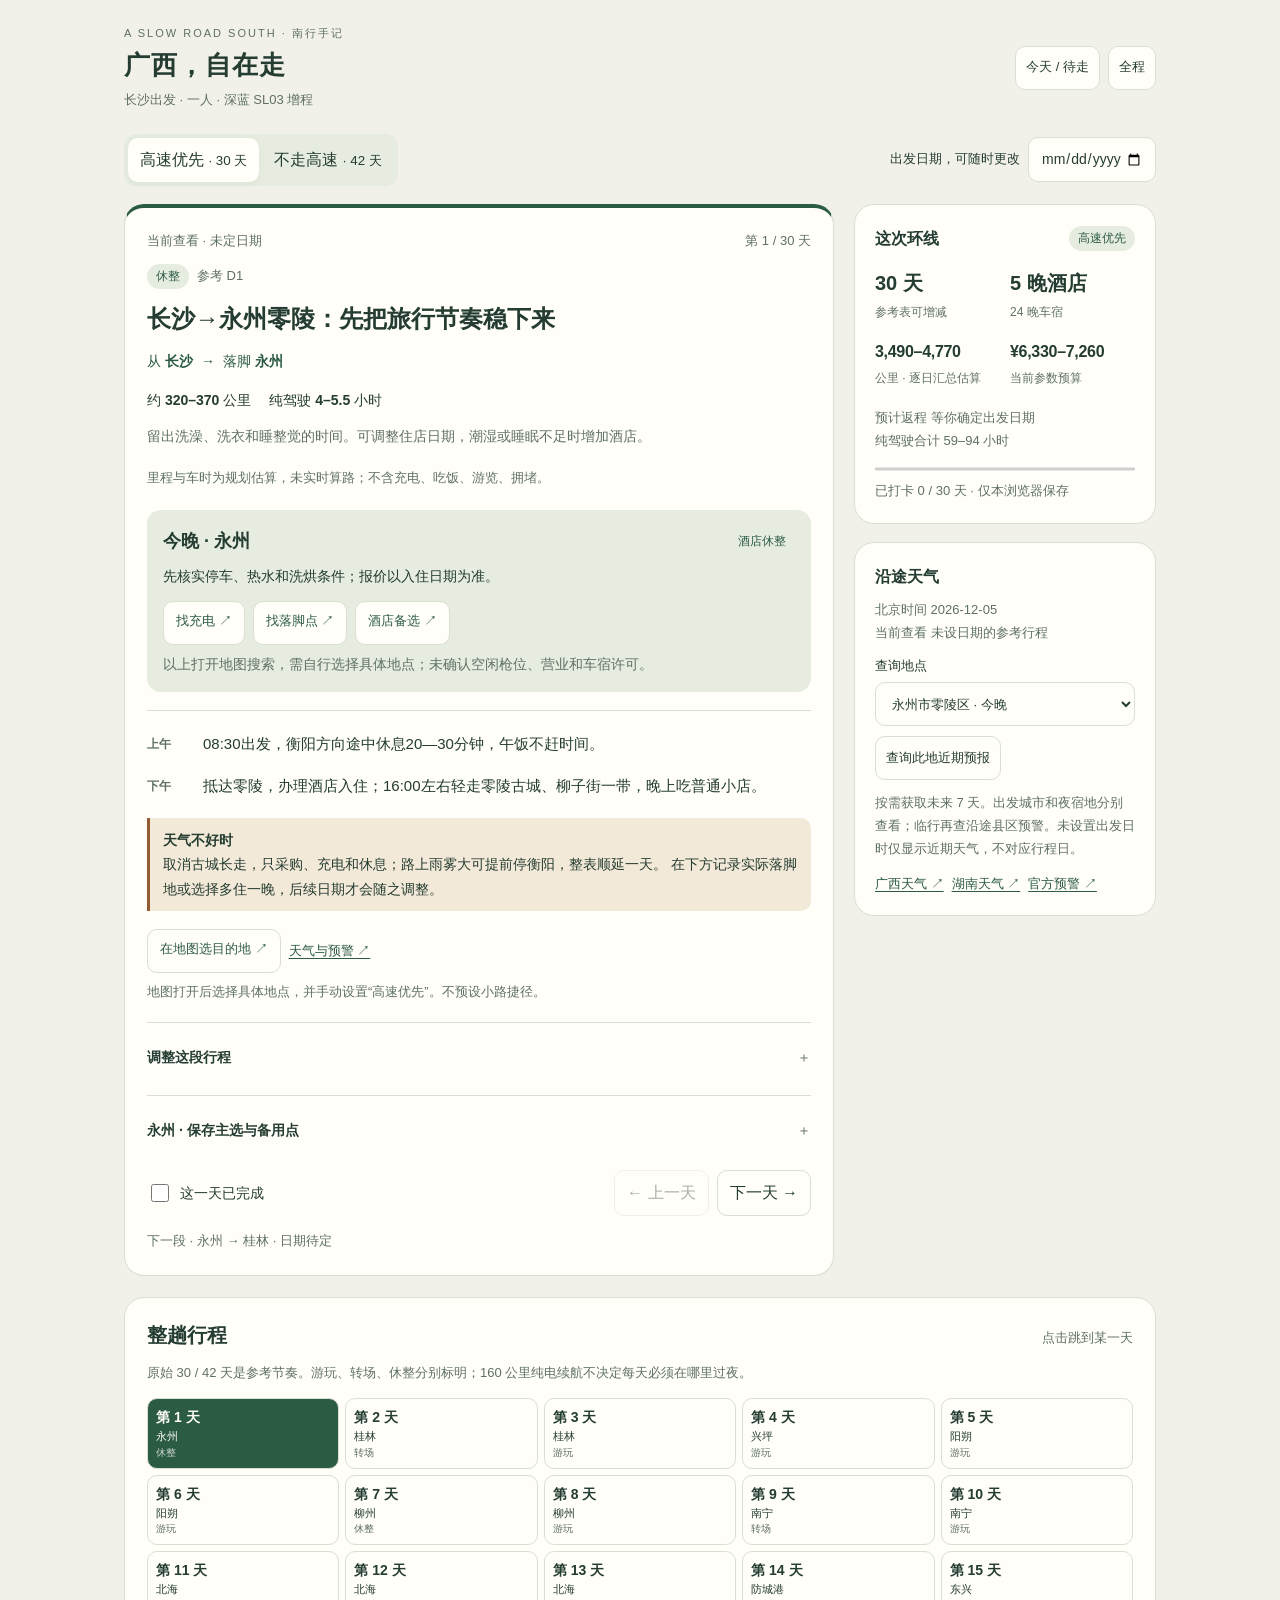
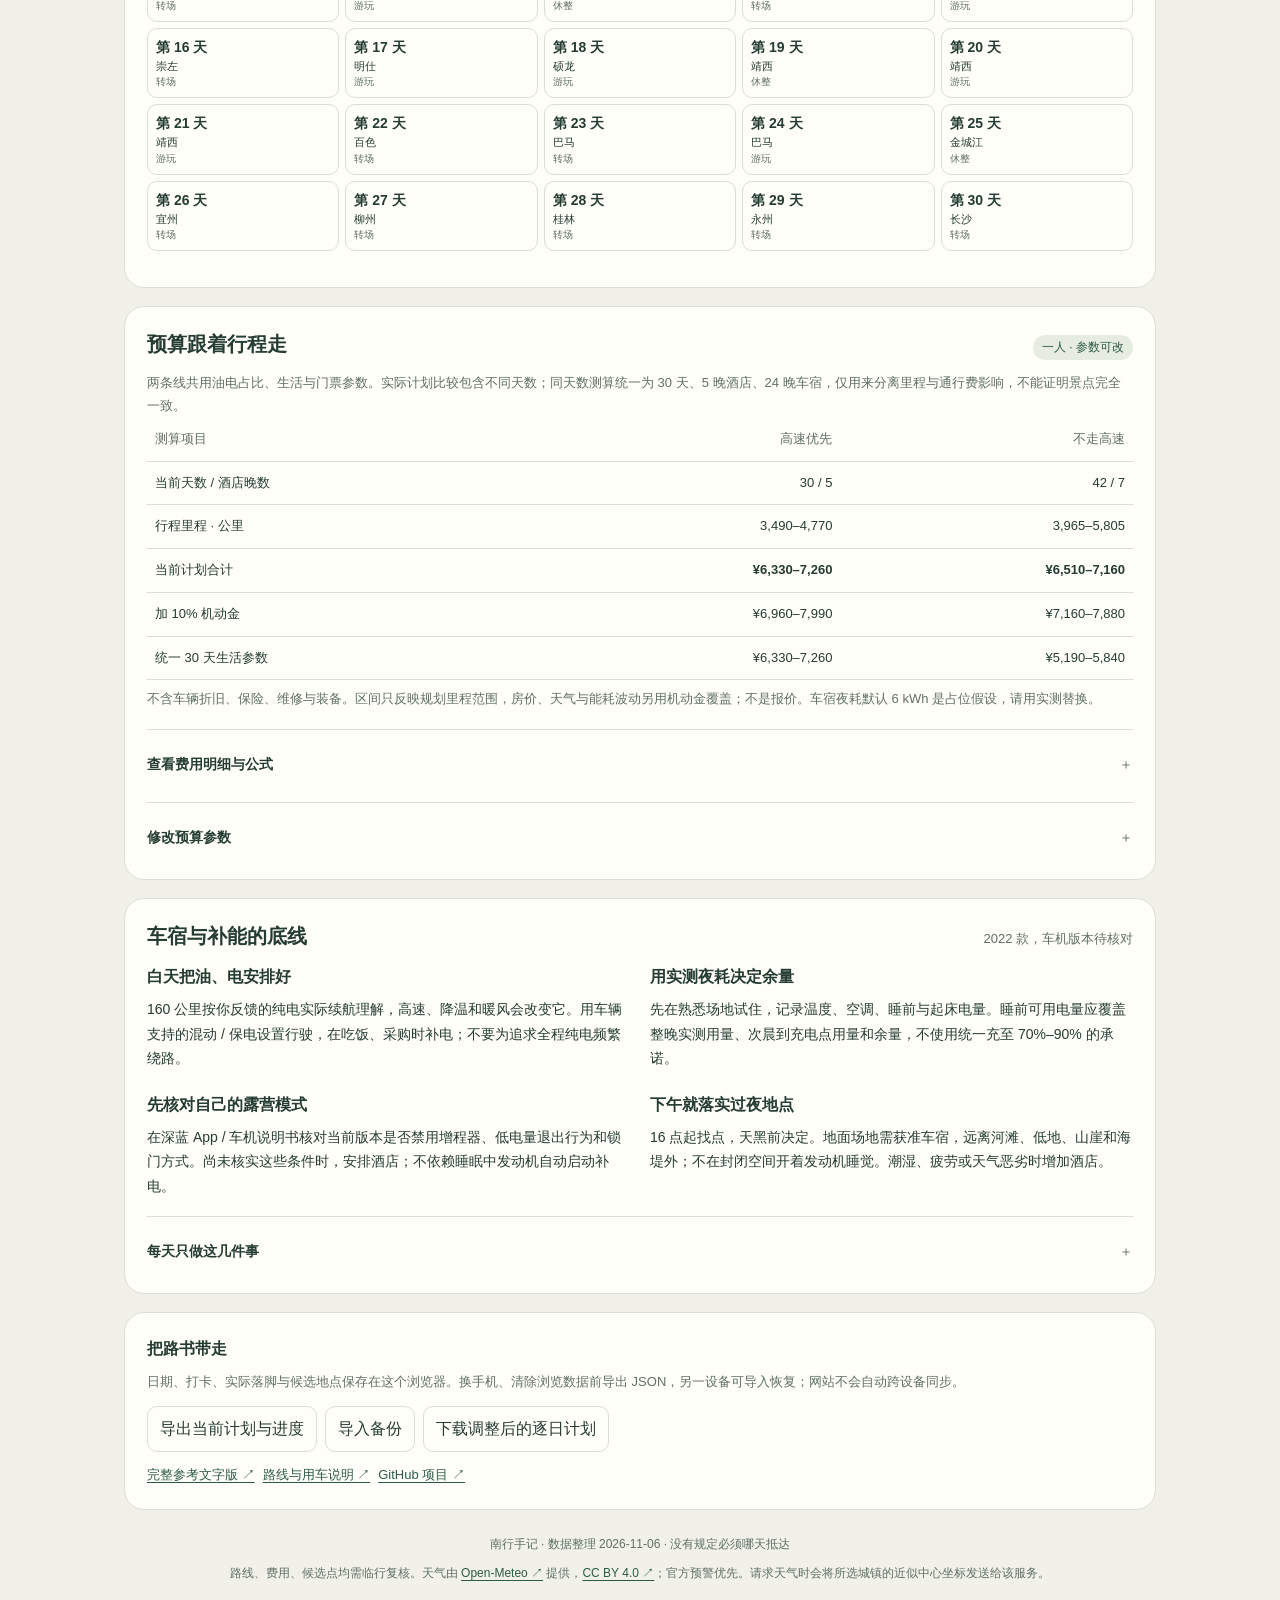
<file: index.html>
<!doctype html>
<html lang="zh-CN">
<head>
<meta charset="utf-8">
<meta name="viewport" content="width=device-width, initial-scale=1, viewport-fit=cover">
<meta name="color-scheme" content="light dark">
<meta name="theme-color" content="#244d3d">
<meta name="description" content="长沙出发的广西增程自驾路书。高速与不走高速两条参考线，逐日安排、实际落脚、天气、补能车宿和可调整预算。">
<meta name="referrer" content="strict-origin-when-cross-origin">
<title>南行手记 · 广西自驾路书</title>
<style>:root{color-scheme:light dark;--bg:light-dark(#f1f1e9,#101a15);--paper:light-dark(#fffef9,#1b2921);--ink:light-dark(#243c31,#eef3e9);--muted:light-dark(#5f7064,#b2c1b4);--line:light-dark(#d9dfd1,#3e5043);--green:light-dark(#2c5b44,#b6d6ac);--soft:light-dark(#e6ecdf,#2c3d30);--accent:light-dark(#925b32,#efbd8c);--sand:light-dark(#f3e9d8,#3b3326);--white:light-dark(#fffef9,#142319)}
*{box-sizing:border-box}html{scroll-behavior:smooth}body{margin:0;background:var(--bg);color:var(--ink);font:16px/1.75 -apple-system,BlinkMacSystemFont,"PingFang SC","Microsoft YaHei",sans-serif}button,input,select,textarea{font:inherit;color:inherit}button,a,input,select{touch-action:manipulation}button{cursor:pointer}button,input,select,textarea{border:1px solid var(--line);border-radius:10px;background:var(--paper);min-height:44px;padding:8px 12px}button:hover,a.button:hover{border-color:var(--green);background:var(--soft)}button:disabled{opacity:.4;cursor:default}button:focus-visible,a:focus-visible,input:focus-visible,select:focus-visible,summary:focus-visible{outline:3px solid var(--accent);outline-offset:3px}button.primary{background:var(--green);color:var(--white);border-color:var(--green)}button.small{font-size:13px;padding:6px 10px}input,select,textarea{max-width:100%;min-width:0}input[type=checkbox]{min-height:auto;accent-color:var(--green);width:18px;height:18px;vertical-align:middle}textarea{width:100%;min-height:68px;resize:vertical}a{color:var(--green);text-underline-offset:3px;overflow-wrap:anywhere}h1,h2,h3,p{margin:0}h1{font-size:26px;letter-spacing:1px;font-weight:700}h2{font-size:24px;line-height:1.5}h3{font-size:16px}.wrap{max-width:1080px;margin:auto;padding:24px 24px 90px}.masthead{display:flex;justify-content:space-between;gap:16px;align-items:center;margin-bottom:22px}.eyebrow{font-size:11px;letter-spacing:2px;color:var(--muted);text-transform:uppercase}.masthead .sub{font-size:13px;color:var(--muted)}.header-actions,.row,.actions,.links,.tabs{display:flex;align-items:center;flex-wrap:wrap;gap:8px}.row.between{justify-content:space-between}.tabs{background:var(--soft);border-radius:13px;padding:4px;gap:3px}.tabs button{border:0;background:transparent;flex:1;white-space:nowrap}.tabs button[aria-pressed=true]{background:var(--paper);box-shadow:0 2px 8px #0000000a}.settings-bar{display:flex;flex-wrap:wrap;justify-content:space-between;gap:12px;align-items:center;margin-bottom:18px}.date-field{font-size:13px;display:flex;gap:8px;align-items:center}.date-field input{font-size:14px}.layout{display:grid;grid-template-columns:minmax(0,1fr) 302px;gap:20px;align-items:start}.card{background:var(--paper);border:1px solid var(--line);border-radius:20px;padding:22px;margin-bottom:18px}.day-card{border-top:4px solid var(--green)}.day-top{font-size:13px;color:var(--muted);margin-bottom:12px}.badge{display:inline-flex;gap:5px;align-items:center;padding:2px 9px;font-size:12px;background:var(--soft);color:var(--green);border-radius:30px}.badge.warm{background:var(--sand);color:var(--accent)}.day-title{margin:12px 0}.route-line{display:flex;flex-wrap:wrap;gap:8px;font-size:14px;color:var(--green);margin:8px 0 14px}.route-line strong{font-weight:600}.drive{font-size:14px;display:flex;flex-wrap:wrap;gap:7px 18px;margin-bottom:12px}.muted,.hint{color:var(--muted);font-size:13px}.hint{margin-top:8px}.why{font-size:14px;margin-bottom:18px;color:var(--muted)}.timeline{border-top:1px solid var(--line);margin-top:18px;padding-top:4px}.period{display:grid;grid-template-columns:46px minmax(0,1fr);gap:10px;padding-top:16px}.period span{font-size:12px;font-weight:600;color:var(--muted);padding-top:3px}.period p{font-size:15px}.night{background:var(--soft);padding:16px;border-radius:14px;margin-top:20px}.night strong{font-size:18px}.night p{font-size:14px;margin-top:7px}.night .links{margin-top:12px}.links a{font-size:13px}.button{display:inline-block;padding:8px 12px;min-height:44px;border-radius:10px;border:1px solid var(--line);text-decoration:none;background:var(--paper)}.rain{border-left:3px solid var(--accent);padding:10px 13px;background:var(--sand);margin:18px 0;font-size:14px;border-radius:0 10px 10px 0}.day-footer{display:flex;justify-content:space-between;gap:10px;flex-wrap:wrap;margin-top:20px;align-items:center}.done-label{font-size:14px;display:flex;align-items:center;gap:8px}.next-leg{margin-top:14px;font-size:13px;color:var(--muted)}details{border-top:1px solid var(--line);margin-top:18px;padding-top:14px}summary{cursor:pointer;font-weight:600;font-size:14px;min-height:40px;list-style:none;display:flex;justify-content:space-between;align-items:center;gap:8px}summary::after{content:'＋';font-weight:400;color:var(--muted)}details[open]>summary::after{content:'−'}.form-stack{display:grid;gap:14px;margin-top:10px}.field{display:grid;gap:5px;font-size:13px}.field.inline{display:flex;align-items:center;flex-wrap:wrap;gap:8px}.field select{width:100%}.stat-grid{display:grid;grid-template-columns:1fr 1fr;gap:16px 10px;margin:16px 0}.stat strong{display:block;font-size:20px;font-variant-numeric:tabular-nums;line-height:1.4}.stat span{font-size:12px;color:var(--muted)}progress{width:100%;height:6px;accent-color:var(--green);display:block;margin:14px 0 6px}.side-card{padding:20px}.weather-result{margin-top:12px}.weather-row{padding:10px 0;border-top:1px solid var(--line);font-size:13px}.weather-row strong{font-size:17px}.weather-result .weather-row:first-child{border-top:0}.weather-result p{font-size:13px}.section-head{display:flex;align-items:baseline;justify-content:space-between;gap:12px;margin-bottom:12px}.section-head h2{font-size:20px}.outline-grid{display:grid;grid-template-columns:repeat(5,minmax(0,1fr));gap:6px}.day-chip{min-width:0;text-align:left;font-size:11px;padding:8px;line-height:1.5;overflow-wrap:anywhere}.day-chip b{display:block;font-size:14px}.day-chip[aria-current=true]{background:var(--green);color:var(--white)}.day-chip.completed:not([aria-current=true]){background:var(--soft)}.day-chip .chip-date{display:block;opacity:.75;font-size:10px}.skipped{margin-top:14px;font-size:13px;display:flex;flex-wrap:wrap;gap:8px;align-items:center}.wide-card{margin-top:3px}.table-wrap{overflow:auto}table{border-collapse:collapse;width:100%;font-size:13px}td,th{padding:10px 8px;border-bottom:1px solid var(--line);text-align:left;vertical-align:top}th{color:var(--muted);font-weight:500}td.num,th.num{text-align:right;font-variant-numeric:tabular-nums}.budget-grid{display:grid;grid-template-columns:repeat(3,minmax(0,1fr));gap:12px;margin-top:10px}.budget-grid input{width:100%}.vehicle-grid{display:grid;grid-template-columns:1fr 1fr;gap:20px;margin:12px 0}.vehicle-grid p{font-size:14px}.vehicle-grid h3{margin-bottom:6px}.candidate{padding-top:12px;border-top:1px solid var(--line)}.candidate input[type=text]{width:100%;margin:5px 0}.candidate small{color:var(--muted)}.place-links{display:grid;grid-template-columns:1fr 1fr;gap:8px;margin-top:12px}.place-links a{font-size:12px}.backup{display:flex;flex-wrap:wrap;gap:8px;margin-top:12px}.toast{position:fixed;bottom:24px;left:50%;transform:translateX(-50%);padding:12px 20px;background:var(--ink);color:var(--paper);border-radius:12px;box-shadow:0 3px 20px #0003;z-index:20;font-size:14px;max-width:90vw;width:max-content}.storage-warning{position:sticky;top:0;z-index:30;padding:12px;background:var(--sand);color:var(--accent);font-size:14px}footer{font-size:12px;color:var(--muted);margin-top:24px;text-align:center}footer p{margin-top:8px}.empty{padding:18px;background:var(--soft);border-radius:12px}.hide{display:none!important}
@media(max-width:820px){.wrap{max-width:700px;padding:16px 16px 60px}.layout{grid-template-columns:1fr}.sidebar{display:grid;grid-template-columns:1fr 1fr;gap:14px}.sidebar .card{margin:0}.wide-card{margin-top:18px}.outline-grid{grid-template-columns:repeat(6,minmax(0,1fr))}}
@media(max-width:520px){body{font-size:15px}.wrap{padding:16px 12px 50px}.masthead{gap:8px;margin-bottom:16px}.masthead .sub{font-size:11px}.header-actions .small{font-size:12px;padding:6px 9px}h1{font-size:22px}.eyebrow{font-size:10px}.settings-bar{display:block}.tabs{width:100%}.tabs button{font-size:14px}.date-field{margin:10px 0 0;justify-content:space-between}.date-field input{width:150px}.card{padding:17px;border-radius:16px}.day-card h2{font-size:21px}.day-title{margin:10px 0}.day-top{font-size:12px}.period{grid-template-columns:36px 1fr;gap:8px}.period p{font-size:14px}.night{padding:14px}.night strong{font-size:17px}.sidebar{grid-template-columns:1fr}.outline-grid{grid-template-columns:repeat(4,minmax(0,1fr))}.budget-grid{grid-template-columns:1fr 1fr}.vehicle-grid{grid-template-columns:1fr;gap:14px}.day-footer{gap:14px}.actions{gap:6px}.side-card{padding:18px}.stat-grid{grid-template-columns:repeat(2,1fr)}.day-chip{padding:7px}.day-chip b{font-size:13px}}
@media(prefers-reduced-motion:reduce){html{scroll-behavior:auto}}
@media print{body{background:white;color:black}.wrap{max-width:none;padding:0}.sidebar,.settings-bar,.header-actions,.day-footer,details,.backup,footer,.toast{display:none}.layout{display:block}.card{border:1px solid #ccc;break-inside:avoid}.night,.rain{background:#eee;color:black}.links{display:none}}
.stat:nth-child(n+3) strong{font-size:16px;white-space:nowrap;letter-spacing:-.3px}
</style>
</head>
<body>
<div id="storage-warning" class="storage-warning" role="alert" hidden></div>
<div id="app"></div>
<div id="toast" class="toast" role="status" aria-live="polite" hidden></div>
<input type="file" id="import-file" accept="application/json,.json" hidden>
<noscript>请启用 JavaScript，或阅读<a href="./guide/daily-plan.md">完整逐日文字版</a>。</noscript>
<script id="gx-trip-data" type="application/json">{"version":2,"updated":"2026-11-06","cities":{"长沙":{"name":"长沙市","lat":28.23,"lon":112.94,"province":"湖南"},"湘潭":{"name":"湘潭市","lat":27.83,"lon":112.94,"province":"湖南"},"衡山":{"name":"衡山县","lat":27.23,"lon":112.87,"province":"湖南"},"衡阳":{"name":"衡阳市","lat":26.9,"lon":112.57,"province":"湖南"},"祁东":{"name":"祁东县","lat":26.78,"lon":112.09,"province":"湖南"},"祁阳":{"name":"祁阳市","lat":26.58,"lon":111.84,"province":"湖南"},"永州":{"name":"永州市零陵区","lat":26.22,"lon":111.63,"province":"湖南"},"东安":{"name":"东安县","lat":26.39,"lon":111.32,"province":"湖南"},"全州":{"name":"全州县","lat":25.93,"lon":111.07,"province":"广西"},"兴安":{"name":"兴安县","lat":25.61,"lon":110.67,"province":"广西"},"桂林":{"name":"桂林市","lat":25.27,"lon":110.29,"province":"广西"},"兴坪":{"name":"阳朔县兴坪镇","lat":24.92,"lon":110.53,"province":"广西"},"阳朔":{"name":"阳朔县","lat":24.78,"lon":110.5,"province":"广西"},"荔浦":{"name":"荔浦市","lat":24.49,"lon":110.4,"province":"广西"},"鹿寨":{"name":"鹿寨县","lat":24.47,"lon":109.75,"province":"广西"},"柳州":{"name":"柳州市","lat":24.33,"lon":109.43,"province":"广西"},"来宾":{"name":"来宾市","lat":23.73,"lon":109.23,"province":"广西"},"宾阳":{"name":"宾阳县","lat":23.22,"lon":108.81,"province":"广西"},"南宁":{"name":"南宁市","lat":22.82,"lon":108.37,"province":"广西"},"合浦":{"name":"合浦县","lat":21.66,"lon":109.21,"province":"广西"},"北海":{"name":"北海市","lat":21.48,"lon":109.12,"province":"广西"},"钦州":{"name":"钦州市","lat":21.98,"lon":108.65,"province":"广西"},"防城港":{"name":"防城港市","lat":21.69,"lon":108.35,"province":"广西"},"东兴":{"name":"东兴市","lat":21.55,"lon":107.97,"province":"广西"},"上思":{"name":"上思县","lat":22.15,"lon":107.98,"province":"广西"},"崇左":{"name":"崇左市","lat":22.38,"lon":107.36,"province":"广西"},"大新":{"name":"大新县","lat":22.83,"lon":107.2,"province":"广西"},"明仕":{"name":"大新县堪圩乡明仕村","lat":22.82,"lon":107.01,"province":"广西"},"硕龙":{"name":"大新县硕龙镇","lat":22.85,"lon":106.84,"province":"广西"},"靖西":{"name":"靖西市","lat":23.13,"lon":106.42,"province":"广西"},"德保":{"name":"德保县","lat":23.32,"lon":106.62,"province":"广西"},"百色":{"name":"百色市","lat":23.9,"lon":106.62,"province":"广西"},"巴马":{"name":"巴马瑶族自治县","lat":24.14,"lon":107.25,"province":"广西"},"东兰":{"name":"东兰县","lat":24.51,"lon":107.37,"province":"广西"},"金城江":{"name":"河池市金城江区","lat":24.7,"lon":108.04,"province":"广西"},"宜州":{"name":"河池市宜州区","lat":24.49,"lon":108.64,"province":"广西"}},"routes":{"high":[{"n":1,"title":"长沙→永州零陵：先把旅行节奏稳下来","drive":"约320—370公里，4—5.5小时。","am":"08:30出发，衡阳方向途中休息20—30分钟，午饭不赶时间。","pm":"抵达零陵，办理酒店入住；16:00左右轻走零陵古城、柳子街一带，晚上吃普通小店。","night":"永州城区充电，按需要加油；住零陵区带停车位酒店，整理车床、洗澡，首日不另找车宿点。","rain":"取消古城长走，只采购、充电和休息；路上雨雾大可提前停衡阳，整表顺延一天。 在下方记录实际落脚地或选择多住一晚，后续日期才会随之调整。","id":"high-01","fromCity":"长沙","toCity":"永州","km":[320,370],"hours":[4.0,5.5],"hotel":true,"optional":false,"kind":"休整","stops":[{"city":"长沙","fraction":0},{"city":"衡阳","fraction":0.6},{"city":"永州","fraction":1}],"why":"留出洗澡、洗衣和睡整觉的时间。可调整住店日期，潮湿或睡眠不足时增加酒店。","sourceStatus":"规划估算，未实时算路；中途拆分按粗略比例分摊，需导航复核。"},{"n":2,"title":"永州→桂林：转场后只逛老城","drive":"约210—260公里，3—4小时。","am":"09:00出发，经全州、兴安方向去桂林；途中只休息，不塞灵渠游览。","pm":"午后抵达，车停正规场地，步行东西巷、靖江王城外围，晚饭后早点休息。","night":"桂林七星区或叠彩区生活便利的地面管理停车场候选；城区充电，不把东西巷日间停车位当作车宿许可。","rain":"道路正常就完成转场，抵达后休息；有交通预警则留永州。","id":"high-02","fromCity":"永州","toCity":"桂林","km":[210,260],"hours":[3.0,4.0],"hotel":false,"optional":false,"kind":"转场","stops":[{"city":"永州","fraction":0},{"city":"全州","fraction":0.55},{"city":"桂林","fraction":1}],"why":"完成下一段转场，下午只保留有余力时的短逛。车时不含吃饭、充电和堵车。","sourceStatus":"规划估算，未实时算路；中途拆分按粗略比例分摊，需导航复核。"},{"n":3,"title":"桂林：湖边慢走或博物馆日","drive":"约10—60公里，0.5—2小时，取决于是否前往临桂。","am":"天气适合时走榕湖、杉湖开放步道，约2小时，不必买游船票。","pm":"东西巷附近吃午饭，回车午休；有兴趣再逛一段漓江城区开放步道。","night":"继续住已确认允许过夜的桂林停车点，午饭时补电，尽量不用每天搬车宿基地。","rain":"改为临桂桂林博物馆，09:30—12:00参观，下午休整；周一闭馆则洗衣、采购，户外等下一天。","id":"high-03","fromCity":"桂林","toCity":"桂林","km":[10,60],"hours":[0.5,2.0],"hotel":false,"optional":true,"kind":"游玩","stops":[{"city":"桂林","fraction":1}],"why":"把半天到一天留给当地山水或城市生活，天气不合适可休整。 这是同城可选日；删去会提前返程，并同时扣除当天游览里程与生活费。","sourceStatus":"规划估算，未实时算路；中途拆分按粗略比例分摊，需导航复核。"},{"n":4,"title":"桂林→兴坪：漓江风景只看一段","drive":"约70—100公里，1.5—2.5小时。","am":"09:00前后出发，导航兴坪古镇正规停车场，按开放公路行驶，不跟随所谓沿江捷径。","pm":"午饭后逛古镇和开放岸边，挑一段看黄布倒影方向风景；不爬老寨山、不安排徒步穿越。","night":"离开桂林前补电，兴坪镇找经核实允许过夜的管理停车场或民宿院内；无合适场地就住镇上。","rain":"中到大雨、山路预警时不转进兴坪，留桂林，原参考日及后续顺延。 在下方记录实际落脚地或选择多住一晚，后续日期才会随之调整。","id":"high-04","fromCity":"桂林","toCity":"兴坪","km":[70,100],"hours":[1.5,2.5],"hotel":false,"optional":false,"kind":"游玩","stops":[{"city":"桂林","fraction":0.0},{"city":"兴坪","fraction":1.0}],"why":"把半天到一天留给当地山水或城市生活，天气不合适可休整。","sourceStatus":"规划估算，未实时算路；中途拆分按粗略比例分摊，需导航复核。"},{"n":5,"title":"兴坪→阳朔：半天看江，半天安顿","drive":"约30—50公里，1—1.5小时。","am":"09:00—11:00在兴坪开放岸边散步；水上项目如要体验，先核实营业、水位和限制，只选一个。","pm":"午饭后去阳朔县城，先确定停车基地和充电；傍晚轻逛西街，天黑后步行或公共交通返回已定基地。","night":"阳朔县城外围管理停车场候选，避开西街酒吧夜间噪声区。","rain":"上午直接休息，中午视路况去阳朔；不坐筏、不走江滩。","id":"high-05","fromCity":"兴坪","toCity":"阳朔","km":[30,50],"hours":[1.0,1.5],"hotel":false,"optional":false,"kind":"游玩","stops":[{"city":"兴坪","fraction":0.0},{"city":"阳朔","fraction":1.0}],"why":"把半天到一天留给当地山水或城市生活，天气不合适可休整。","sourceStatus":"规划估算，未实时算路；中途拆分按粗略比例分摊，需导航复核。"},{"n":6,"title":"阳朔：遇龙河上游慢游","drive":"约20—50公里，1—2小时。","am":"09:00到旧县附近正规停车点；选择旧县、遇龙桥方向的一段开放步道，走2—3公里即可。","pm":"天气好可租自行车走一小段田园路，或喝茶发呆；不要求一天骑完整条遇龙河。","night":"下午回阳朔城区补电，仍住同一获准车宿点；洗衣烘干可在城区解决。","rain":"取消骑行与河边长走，改为采购、洗衣和休息，留一整天空白也可以。","id":"high-06","fromCity":"阳朔","toCity":"阳朔","km":[20,50],"hours":[1.0,2.0],"hotel":false,"optional":true,"kind":"游玩","stops":[{"city":"阳朔","fraction":1}],"why":"把半天到一天留给当地山水或城市生活，天气不合适可休整。 这是同城可选日；删去会提前返程，并同时扣除当天游览里程与生活费。","sourceStatus":"规划估算，未实时算路；中途拆分按粗略比例分摊，需导航复核。"},{"n":7,"title":"阳朔→柳州：到城里洗澡睡一晚","drive":"约170—220公里，2.5—3.5小时。","am":"09:00出发去柳州，中途休息一次；不额外绕去荔浦收费景区。","pm":"先入住酒店、洗澡洗衣；傍晚在柳江开放岸边走走，晚饭吃螺蛳粉或卷粉。","night":"住柳州带停车位酒店，优先柳南区或鱼峰区交通方便的生活片区；下午充电。","rain":"只完成转场和酒店休整，取消夜景。","id":"high-07","fromCity":"阳朔","toCity":"柳州","km":[170,220],"hours":[2.5,3.5],"hotel":true,"optional":false,"kind":"休整","stops":[{"city":"阳朔","fraction":0.0},{"city":"柳州","fraction":1.0}],"why":"留出洗澡、洗衣和睡整觉的时间。可调整住店日期，潮湿或睡眠不足时增加酒店。","sourceStatus":"规划估算，未实时算路；中途拆分按粗略比例分摊，需导航复核。"},{"n":8,"title":"柳州：公园和老城","drive":"约15—35公里，0.5—1.5小时。","am":"09:00—12:00龙潭公园轻松走，不追每个拍照点。","pm":"午休后逛柳侯公园，傍晚再选窑埠或柳江岸边一处，避免来回穿城。","night":"柳州生活区附近地面管理停车场候选；补给后找安静位置，避开夜市与货运口。","rain":"改柳州博物馆，先查馆方通知；闭馆则城区休整，需要补公园时增加一天。","id":"high-08","fromCity":"柳州","toCity":"柳州","km":[15,35],"hours":[0.5,1.5],"hotel":false,"optional":true,"kind":"游玩","stops":[{"city":"柳州","fraction":1}],"why":"把半天到一天留给当地山水或城市生活，天气不合适可休整。 这是同城可选日；删去会提前返程，并同时扣除当天游览里程与生活费。","sourceStatus":"规划估算，未实时算路；中途拆分按粗略比例分摊，需导航复核。"},{"n":9,"title":"柳州→南宁：城市转场，不加青秀山","drive":"约240—290公里，3—4小时。","am":"08:30—09:00出发，途中休息、吃饭，别边开车边赶午饭。","pm":"抵达南宁后充电、采购；傍晚逛三街两巷或民生路片区，二选一即可。","night":"南宁江南区或青秀区生活方便、获准过夜的地面停车点；先确定夜宿再进老城。","rain":"抵达后直接休息，不在雨中走老城。","id":"high-09","fromCity":"柳州","toCity":"南宁","km":[240,290],"hours":[3.0,4.0],"hotel":false,"optional":false,"kind":"转场","stops":[{"city":"柳州","fraction":0.0},{"city":"南宁","fraction":1.0}],"why":"完成下一段转场，下午只保留有余力时的短逛。车时不含吃饭、充电和堵车。","sourceStatus":"规划估算，未实时算路；中途拆分按粗略比例分摊，需导航复核。"},{"n":10,"title":"南宁：看民族文化，给身体放一天假","drive":"约20—50公里，1—2小时。","am":"09:30—12:00广西民族博物馆，先查馆方当日开放和入馆要求。","pm":"午饭、午休、洗衣；雨停后任选一段邕江开放步道，不再加第二个大景点。","night":"沿用南宁获准车宿基地，午饭或洗衣期间充电。","rain":"保留开馆的室内参观；遇闭馆则把原参考日改纯休整日，不开车找另一个同样闭馆的馆。","id":"high-10","fromCity":"南宁","toCity":"南宁","km":[20,50],"hours":[1.0,2.0],"hotel":false,"optional":true,"kind":"游玩","stops":[{"city":"南宁","fraction":1}],"why":"把半天到一天留给当地山水或城市生活，天气不合适可休整。 这是同城可选日；删去会提前返程，并同时扣除当天游览里程与生活费。","sourceStatus":"规划估算，未实时算路；中途拆分按粗略比例分摊，需导航复核。"},{"n":11,"title":"南宁→北海：到海边先安顿","drive":"约210—260公里，3—4小时。","am":"09:00出发，午前后到北海，午饭吃普通小店，不急着买海鲜。","pm":"先找城区停车基地、充电，16:00左右去银滩开放区域看海一小时。","night":"海城区或银海区内陆侧管理停车场候选；不在沙滩、堤外和迎风海边过夜。","rain":"取消银滩，城区采购与休息；大风天气直接住店。","id":"high-11","fromCity":"南宁","toCity":"北海","km":[210,260],"hours":[3.0,4.0],"hotel":false,"optional":false,"kind":"转场","stops":[{"city":"南宁","fraction":0.0},{"city":"北海","fraction":1.0}],"why":"完成下一段转场，下午只保留有余力时的短逛。车时不含吃饭、充电和堵车。","sourceStatus":"规划估算，未实时算路；中途拆分按粗略比例分摊，需导航复核。"},{"n":12,"title":"北海：银滩和侨港，慢一点","drive":"约15—35公里，0.5—1.5小时。","am":"09:00—11:00银滩开放区域散步，遵守海滩旗示与现场管理，不把下水列为任务。","pm":"午休后逛侨港街区，吃一两样小吃；风小、无预警时再看海，16:30左右返城。","night":"继续住北海同一获准停车基地，按实测夜耗决定是否补电。","rain":"城区短逛或休息；不追日落，不在风浪里守海边。","id":"high-12","fromCity":"北海","toCity":"北海","km":[15,35],"hours":[0.5,1.5],"hotel":false,"optional":true,"kind":"游玩","stops":[{"city":"北海","fraction":1}],"why":"把半天到一天留给当地山水或城市生活，天气不合适可休整。 这是同城可选日；删去会提前返程，并同时扣除当天游览里程与生活费。","sourceStatus":"规划估算，未实时算路；中途拆分按粗略比例分摊，需导航复核。"},{"n":13,"title":"北海：老街、洗衣、住酒店","drive":"约10—30公里，0.5—1小时。","am":"09:00—11:00北海老街，沿主街慢走，午饭问清价格和份量。","pm":"入住酒店，洗澡、洗衣烘干、整理潮湿被褥；不给这半天再加行程。","night":"北海酒店，预算120—200元，停车条件先核实；城区补电。","rain":"缩短老街，把大部分时间给酒店休整。","id":"high-13","fromCity":"北海","toCity":"北海","km":[10,30],"hours":[0.5,1.0],"hotel":true,"optional":true,"kind":"休整","stops":[{"city":"北海","fraction":1}],"why":"留出洗澡、洗衣和睡整觉的时间。可调整住店日期，潮湿或睡眠不足时增加酒店。 这是同城可选日；删去会提前返程，并同时扣除当天游览里程与生活费。","sourceStatus":"规划估算，未实时算路；中途拆分按粗略比例分摊，需导航复核。"},{"n":14,"title":"北海→钦州→防城港：分段看海岸城市","drive":"约200—250公里，3—4.5小时。","am":"08:30—09:00出发去钦州，午饭并休息、补能。","pm":"去防城港，先定落脚点；天气合适时在西湾开放步道散步，不再绕远去别的海滩。","night":"钦州或防城港城区充电；防城港内陆侧管理停车场候选。","rain":"可只走到钦州，当天过夜，防城港次日顺延。 在下方记录实际落脚地或选择多住一晚，后续日期才会随之调整。","id":"high-14","fromCity":"北海","toCity":"防城港","km":[200,250],"hours":[3.0,4.5],"hotel":false,"optional":false,"kind":"转场","stops":[{"city":"北海","fraction":0},{"city":"钦州","fraction":0.6},{"city":"防城港","fraction":1}],"why":"完成下一段转场，下午只保留有余力时的短逛。车时不含吃饭、充电和堵车。","sourceStatus":"规划估算，未实时算路；中途拆分按粗略比例分摊，需导航复核。"},{"n":15,"title":"防城港→东兴：口岸城市慢逛","drive":"约60—100公里，1.5—2.5小时。","am":"09:00出发，午前到东兴，先解决停车、午饭。","pm":"步行口岸城市开放街区和老街，不安排出境，不闯临时管制区域。","night":"东兴城区充电与获准车宿，避开口岸货车通道。","rain":"减少步行，在城区休息；不要改走更偏僻的沿边路躲雨。","id":"high-15","fromCity":"防城港","toCity":"东兴","km":[60,100],"hours":[1.5,2.5],"hotel":false,"optional":false,"kind":"游玩","stops":[{"city":"防城港","fraction":0.0},{"city":"东兴","fraction":1.0}],"why":"把半天到一天留给当地山水或城市生活，天气不合适可休整。","sourceStatus":"规划估算，未实时算路；中途拆分按粗略比例分摊，需导航复核。"},{"n":16,"title":"东兴→崇左：转入边关田园路线","drive":"约210—280公里，3—4.5小时。","am":"08:30出发，按实时导航选择上思方向的高速组合，途中休息一次。","pm":"抵达崇左后补给、充电；傍晚太平古城开放街区轻走1小时即可。","night":"崇左江州区生活片区管理停车场候选，优先方便第二天出城的位置。","rain":"转场后直接休息，取消古城夜逛；道路预警则留东兴。","id":"high-16","fromCity":"东兴","toCity":"崇左","km":[210,280],"hours":[3.0,4.5],"hotel":false,"optional":false,"kind":"转场","stops":[{"city":"东兴","fraction":0.0},{"city":"崇左","fraction":1.0}],"why":"完成下一段转场，下午只保留有余力时的短逛。车时不含吃饭、充电和堵车。","sourceStatus":"规划估算，未实时算路；中途拆分按粗略比例分摊，需导航复核。"},{"n":17,"title":"崇左→大新补能→明仕田园：把时间给田园","drive":"视是否绕大新补电，约120—190公里，2.5—4小时。","am":"09:00出发；先核对明仕、硕龙补能情况，必要时经大新县城充电、午饭，不赌景区桩。","pm":"明仕田园开放区域步行2—3公里，看峰林、村落；竹筏自选，不买整套项目。","night":"明仕经核实允许过夜的民宿院内或管理场地候选；找不到就住当地民宿，不夜间折返赶路。","rain":"留崇左或大新县城，等雨势缓解再进田园，整表顺延。 在下方记录实际落脚地或选择多住一晚，后续日期才会随之调整。","id":"high-17","fromCity":"崇左","toCity":"明仕","km":[120,190],"hours":[2.5,4.0],"hotel":false,"optional":false,"kind":"游玩","stops":[{"city":"崇左","fraction":0},{"city":"大新","fraction":0.7},{"city":"明仕","fraction":1}],"why":"把半天到一天留给当地山水或城市生活，天气不合适可休整。","sourceStatus":"规划估算，未实时算路；中途拆分按粗略比例分摊，需导航复核。"},{"n":18,"title":"明仕→德天→硕龙：只安排瀑布一个主项目","drive":"约60—100公里，1.5—3小时。","am":"08:30前后出发到德天游客集散中心，按景区接驳进入，留3—4小时看瀑布。","pm":"午饭后视体力继续景区步行，14:30—15:30离开，去硕龙镇安顿；不再加峡谷。","night":"白天核实硕龙可用桩；无补电条件且夜间电量不够，就住店，不用睡觉时发动机补电兜底。","rain":"只有景区正常开放、无相关预警才游览；强降雨或关闭则留镇上，德天顺延。 在下方记录实际落脚地或选择多住一晚，后续日期才会随之调整。","id":"high-18","fromCity":"明仕","toCity":"硕龙","km":[60,100],"hours":[1.5,3.0],"hotel":false,"optional":false,"kind":"游玩","stops":[{"city":"明仕","fraction":0.0},{"city":"硕龙","fraction":1.0}],"why":"把半天到一天留给当地山水或城市生活，天气不合适可休整。","sourceStatus":"规划估算，未实时算路；中途拆分按粗略比例分摊，需导航复核。"},{"n":19,"title":"硕龙→靖西→鹅泉：小景点配酒店","drive":"约100—150公里，2.5—4小时。","am":"09:00出发去靖西，先在城区吃饭、充电，不绕进未经核实的沿边小路。","pm":"天气合适时去鹅泉，留1.5—2小时；随后回靖西酒店洗澡休息。","night":"靖西城区酒店，优先停车、洗衣方便的生活区；城区补能。","rain":"取消鹅泉，直接酒店休整，次日与旧州合并或顺延。 在下方记录实际落脚地或选择多住一晚，后续日期才会随之调整。","id":"high-19","fromCity":"硕龙","toCity":"靖西","km":[100,150],"hours":[2.5,4.0],"hotel":true,"optional":false,"kind":"休整","stops":[{"city":"硕龙","fraction":0.0},{"city":"靖西","fraction":1.0}],"why":"留出洗澡、洗衣和睡整觉的时间。可调整住店日期，潮湿或睡眠不足时增加酒店。","sourceStatus":"规划估算，未实时算路；中途拆分按粗略比例分摊，需导航复核。"},{"n":20,"title":"靖西→旧州→靖西：留一天给村镇","drive":"约30—60公里，1—2小时。","am":"09:00出发去旧州，在正规停车场停车，步行老街、看绣球手工，停留2小时。","pm":"当地午饭，天气好再走一小段田园；15:00前后回靖西，不叠加漂流。","night":"靖西同一生活片区找获准车宿场地，下午按夜耗补电。","rain":"旧州只短逛或取消，留城区；不因闲着而临时钻峡谷。","id":"high-20","fromCity":"靖西","toCity":"靖西","km":[30,60],"hours":[1.0,2.0],"hotel":false,"optional":true,"kind":"游玩","stops":[{"city":"靖西","fraction":1}],"why":"把半天到一天留给当地山水或城市生活，天气不合适可休整。 这是同城可选日；删去会提前返程，并同时扣除当天游览里程与生活费。","sourceStatus":"规划估算，未实时算路；中途拆分按粗略比例分摊，需导航复核。"},{"n":21,"title":"靖西→渠洋湖→靖西：湖景日","drive":"约60—100公里，1.5—3小时。","am":"09:00出发到渠洋湖正规游客服务/停车区域，沿开放岸线看景；游船先看风力、营业和价格。","pm":"午饭后休息，14:00—15:00返回靖西，补充食品饮水，准备第二天转场。","night":"靖西城区充电，继续获准车宿；不睡湖边草地和田埂。","rain":"取消湖区，在靖西城区休息；可与相邻旧州日交换游玩内容，或增加一天等天气。","id":"high-21","fromCity":"靖西","toCity":"靖西","km":[60,100],"hours":[1.5,3.0],"hotel":false,"optional":true,"kind":"游玩","stops":[{"city":"靖西","fraction":1}],"why":"把半天到一天留给当地山水或城市生活，天气不合适可休整。 这是同城可选日；删去会提前返程，并同时扣除当天游览里程与生活费。","sourceStatus":"规划估算，未实时算路；中途拆分按粗略比例分摊，需导航复核。"},{"n":22,"title":"靖西→百色：转场与城市参观","drive":"约130—170公里，2—3小时。","am":"09:00出发，中午到百色，先吃饭和确定停车。","pm":"百色起义纪念馆作为可选项目，先核实开放；不感兴趣就城区开放步道短走。","night":"百色右江区管理停车场候选，城区充电、检查胎压和轮胎。","rain":"开馆时保留室内参观，闭馆就补给与休整。","id":"high-22","fromCity":"靖西","toCity":"百色","km":[130,170],"hours":[2.0,3.0],"hotel":false,"optional":false,"kind":"转场","stops":[{"city":"靖西","fraction":0.0},{"city":"百色","fraction":1.0}],"why":"完成下一段转场，下午只保留有余力时的短逛。车时不含吃饭、充电和堵车。","sourceStatus":"规划估算，未实时算路；中途拆分按粗略比例分摊，需导航复核。"},{"n":23,"title":"百色→巴马：到县城安顿再说","drive":"约120—170公里，2—3.5小时。","am":"09:00出发去巴马，中午在县城吃饭。","pm":"先充电和找落脚点；天气合适再走县城开放滨水步道，不急着往村里跑。","night":"巴马县城生活片区获准地面停车点，不把河边空地当营地。","rain":"只完成县城转场，不走滨水步道。","id":"high-23","fromCity":"百色","toCity":"巴马","km":[120,170],"hours":[2.0,3.5],"hotel":false,"optional":false,"kind":"转场","stops":[{"city":"百色","fraction":0.0},{"city":"巴马","fraction":1.0}],"why":"完成下一段转场，下午只保留有余力时的短逛。车时不含吃饭、充电和堵车。","sourceStatus":"规划估算，未实时算路；中途拆分按粗略比例分摊，需导航复核。"},{"n":24,"title":"巴马：盘阳河沿线半日，半日休息","drive":"约30—70公里，1—2.5小时。","am":"09:00出发看盘阳河沿线开放村镇，选一个点停车散步，午饭前后返回。","pm":"午休、买菜水果、整理行李；洞穴和养生项目不作为必买内容。","night":"巴马县城充电并沿用获准停车点，为次日山区转场留足油电。","rain":"取消沿河出游，县城完整休息一天。","id":"high-24","fromCity":"巴马","toCity":"巴马","km":[30,70],"hours":[1.0,2.5],"hotel":false,"optional":true,"kind":"游玩","stops":[{"city":"巴马","fraction":1}],"why":"把半天到一天留给当地山水或城市生活，天气不合适可休整。 这是同城可选日；删去会提前返程，并同时扣除当天游览里程与生活费。","sourceStatus":"规划估算，未实时算路；中途拆分按粗略比例分摊，需导航复核。"},{"n":25,"title":"巴马→河池金城江：山区转场后住店","drive":"约170—230公里，3—4.5小时，具体以导航为准。","am":"08:30出发，选高速优先路线，途中休息一次；不为省十几公里改陌生山道。","pm":"到金城江先入住酒店，洗澡洗衣；有余力再在城区短走，不加洞穴景点。","night":"河池金城江区酒店，城区充电、按需加油。","rain":"有山区道路预警就留巴马，酒店日顺延。 在下方记录实际落脚地或选择多住一晚，后续日期才会随之调整。","id":"high-25","fromCity":"巴马","toCity":"金城江","km":[170,230],"hours":[3.0,4.5],"hotel":true,"optional":false,"kind":"休整","stops":[{"city":"巴马","fraction":0.0},{"city":"金城江","fraction":1.0}],"why":"留出洗澡、洗衣和睡整觉的时间。可调整住店日期，潮湿或睡眠不足时增加酒店。","sourceStatus":"规划估算，未实时算路；中途拆分按粗略比例分摊，需导航复核。"},{"n":26,"title":"金城江→宜州：龙江边的短途日","drive":"约70—110公里，1.5—2小时。","am":"09:00出发去宜州，中午到城区吃饭。","pm":"龙江城区开放岸边散步，逛普通生活街区，不再专程绕去远郊景点。","night":"宜州城区充电与获准管理停车场车宿。","rain":"短途转场后在城区休息，不走河边。","id":"high-26","fromCity":"金城江","toCity":"宜州","km":[70,110],"hours":[1.5,2.0],"hotel":false,"optional":false,"kind":"转场","stops":[{"city":"金城江","fraction":0.0},{"city":"宜州","fraction":1.0}],"why":"宜州是短途休整点，不是电池续航限制。若不想多停，可与下一天合并，仍需核对当天导航时长。","sourceStatus":"规划估算，未实时算路；中途拆分按粗略比例分摊，需导航复核。","mergeNext":true},{"n":27,"title":"宜州→柳州：返程补给日","drive":"约90—130公里，1.5—2.5小时。","am":"09:00出发，中午到柳州，吃一顿喜欢的小吃。","pm":"去程没参观柳州博物馆的可补上；否则洗衣、采购、检查车辆，留半天放空。","night":"柳州城区补电，尽量用去程已熟悉、再次确认允许的停车点。","rain":"保留室内参观或生活补给；闭馆就休息。","id":"high-27","fromCity":"宜州","toCity":"柳州","km":[90,130],"hours":[1.5,2.5],"hotel":false,"optional":false,"kind":"转场","stops":[{"city":"宜州","fraction":0.0},{"city":"柳州","fraction":1.0}],"why":"柳州补给并检查返程车辆状态；去程看过的博物馆无需重复。","sourceStatus":"规划估算，未实时算路；中途拆分按粗略比例分摊，需导航复核。"},{"n":28,"title":"柳州→桂林：轻松回到熟悉城市","drive":"约150—190公里，2—3小时。","am":"09:00出发，午饭前后到桂林。","pm":"去程因天气没逛的老城或湖边择一补上；都看过就休息，别为凑景点绕远。","night":"桂林城区充电，使用重新核实的去程停车点，返湘前查湖南天气。","rain":"转场后休息；桂北大风雨或山区预警时留柳州。","id":"high-28","fromCity":"柳州","toCity":"桂林","km":[150,190],"hours":[2.0,3.0],"hotel":false,"optional":false,"kind":"转场","stops":[{"city":"柳州","fraction":0.0},{"city":"桂林","fraction":1.0}],"why":"完成下一段转场，下午只保留有余力时的短逛。车时不含吃饭、充电和堵车。","sourceStatus":"规划估算，未实时算路；中途拆分按粗略比例分摊，需导航复核。"},{"n":29,"title":"桂林→兴安短停→永州","drive":"约230—290公里，3.5—5小时，含短停绕行。","am":"08:30出发，兴安县城停1—2小时，灵渠周边开放街区散步；是否进入收费景区自选。","pm":"午饭后去永州，尽量16:00前抵达，不继续赶长沙。","night":"永州城区充电与获准车宿；如果潮湿或疲劳，住去程熟悉酒店。","rain":"取消兴安停留，按路况直接永州；不要把节省时间变成夜间加开。","id":"high-29","fromCity":"桂林","toCity":"永州","km":[230,290],"hours":[3.5,5.0],"hotel":false,"optional":false,"kind":"转场","stops":[{"city":"桂林","fraction":0},{"city":"兴安","fraction":0.25},{"city":"永州","fraction":1}],"why":"完成下一段转场，下午只保留有余力时的短逛。车时不含吃饭、充电和堵车。","sourceStatus":"规划估算，未实时算路；中途拆分按粗略比例分摊，需导航复核。"},{"n":30,"title":"永州→长沙：白天回家","drive":"约320—370公里，4—5.5小时。","am":"08:30出发，衡阳方向途中休息、吃饭，按天气和疲劳状态控制节奏。","pm":"回长沙，结束环线；不再加购物和景区任务。","night":"途中按需要补油电，晚上回家；困倦就近休息或增加一晚。","rain":"湖南雨雾大就晚一天回，不赶原定原参考日。","id":"high-30","fromCity":"永州","toCity":"长沙","km":[320,370],"hours":[4.0,5.5],"hotel":false,"optional":false,"kind":"转场","stops":[{"city":"永州","fraction":0},{"city":"衡阳","fraction":0.4},{"city":"长沙","fraction":1}],"why":"完成下一段转场，下午只保留有余力时的短逛。车时不含吃饭、充电和堵车。","sourceStatus":"规划估算，未实时算路；中途拆分按粗略比例分摊，需导航复核。"}],"local":[{"n":1,"title":"长沙→湘潭→衡山县城","drive":"约140—190公里，3.5—5小时。","am":"08:30出发，参考G107走廊，湘潭停午饭，休息30分钟。","pm":"继续去衡山县城，抵达后仅在县城开放滨江路段走一小时，不去南岳登山。","night":"衡山县城充电与获准地面停车场车宿，避开G107货车通道。","rain":"雨雾明显就停湘潭，增加一晚，不夜间补里程。","id":"local-01","fromCity":"长沙","toCity":"衡山","km":[140,190],"hours":[3.5,5.0],"hotel":false,"optional":false,"kind":"转场","stops":[{"city":"长沙","fraction":0},{"city":"湘潭","fraction":0.3},{"city":"衡山","fraction":1}],"why":"完成下一段转场，下午只保留有余力时的短逛。车时不含吃饭、充电和堵车。","sourceStatus":"规划估算，未实时算路；中途拆分按粗略比例分摊，需导航复核。"},{"n":2,"title":"衡山→衡阳市区","drive":"约60—100公里，1.5—3小时。","am":"睡足后09:00出发，中午前到衡阳，吃饭、充电。","pm":"石鼓书院周边开放滨江步道轻走，是否进入收费区域自行决定；16:00前找夜宿。","night":"衡阳市区生活片区管理停车场候选，避开江滩和货运区域。","rain":"直接城市休息，给衣物除潮，不改爬南岳。","id":"local-02","fromCity":"衡山","toCity":"衡阳","km":[60,100],"hours":[1.5,3.0],"hotel":false,"optional":false,"kind":"转场","stops":[{"city":"衡山","fraction":0.0},{"city":"衡阳","fraction":1.0}],"why":"为初次国道车宿适应节奏而拆分，衡阳用于吃饭、补给和休息。不是必游景区。","sourceStatus":"规划估算，未实时算路；中途拆分按粗略比例分摊，需导航复核。"},{"n":3,"title":"衡阳→祁东→祁阳","drive":"约130—180公里，3.5—5.5小时。","am":"08:30出发，祁东县城午饭、停车休息；参考G322走廊。","pm":"继续到祁阳，城区找落脚点，傍晚普通生活街区散步，不再跑景区。","night":"祁东或祁阳充电，祁阳城区获准车宿。","rain":"午后雨大就停祁东，祁阳和后续顺延一天。 在下方记录实际落脚地或选择多住一晚，后续日期才会随之调整。","id":"local-03","fromCity":"衡阳","toCity":"祁阳","km":[130,180],"hours":[3.5,5.5],"hotel":false,"optional":false,"kind":"转场","stops":[{"city":"衡阳","fraction":0},{"city":"祁东","fraction":0.6},{"city":"祁阳","fraction":1}],"why":"完成下一段转场，下午只保留有余力时的短逛。车时不含吃饭、充电和堵车。","sourceStatus":"规划估算，未实时算路；中途拆分按粗略比例分摊，需导航复核。"},{"n":4,"title":"祁阳→永州零陵：洗澡洗衣","drive":"约60—100公里，1.5—3小时。","am":"09:00出发去零陵，午饭前后抵达；不叠加浯溪等游览。","pm":"入住酒店，洗澡洗衣；16:00左右再轻逛零陵古城、柳子街。","night":"零陵区带停车位酒店，城区补能、采购饮水。","rain":"保留酒店休整，古城随时可取消。","id":"local-04","fromCity":"祁阳","toCity":"永州","km":[60,100],"hours":[1.5,3.0],"hotel":true,"optional":false,"kind":"休整","stops":[{"city":"祁阳","fraction":0.0},{"city":"永州","fraction":1.0}],"why":"留出洗澡、洗衣和睡整觉的时间。可调整住店日期，潮湿或睡眠不足时增加酒店。","sourceStatus":"规划估算，未实时算路；中途拆分按粗略比例分摊，需导航复核。"},{"n":5,"title":"零陵→东安→全州","drive":"约120—170公里，3—5小时。","am":"08:30出发，经东安，县城吃午饭和休息。","pm":"到全州，湘江城区开放步道短走，体验县城生活，不绕进山里。","night":"东安或全州城区补电，全州获准管理停车场车宿。","rain":"停东安或全州县城，不在大雨中找郊野营地。","id":"local-05","fromCity":"永州","toCity":"全州","km":[120,170],"hours":[3.0,5.0],"hotel":false,"optional":false,"kind":"转场","stops":[{"city":"永州","fraction":0},{"city":"东安","fraction":0.45},{"city":"全州","fraction":1}],"why":"完成下一段转场，下午只保留有余力时的短逛。车时不含吃饭、充电和堵车。","sourceStatus":"规划估算，未实时算路；中途拆分按粗略比例分摊，需导航复核。"},{"n":6,"title":"全州→兴安→桂林","drive":"约130—180公里，3.5—5小时。","am":"08:30出发，兴安停1—2小时，看灵渠周边开放街区，午饭后休息。","pm":"继续去桂林，先确定停车基地，不再安排夜景长走。","night":"兴安或桂林补电，桂林七星区/叠彩区管理停车点候选。","rain":"取消兴安游览，路况差就留兴安县城。","id":"local-06","fromCity":"全州","toCity":"桂林","km":[130,180],"hours":[3.5,5.0],"hotel":false,"optional":false,"kind":"转场","stops":[{"city":"全州","fraction":0},{"city":"兴安","fraction":0.5},{"city":"桂林","fraction":1}],"why":"完成下一段转场，下午只保留有余力时的短逛。车时不含吃饭、充电和堵车。","sourceStatus":"规划估算，未实时算路；中途拆分按粗略比例分摊，需导航复核。"},{"n":7,"title":"桂林：湖边、东西巷","drive":"约10—60公里，0.5—2小时。","am":"榕湖、杉湖开放步道慢走2小时。","pm":"午休后东西巷、靖江王城外围步行，16:00前回停车基地。","night":"桂林沿用获准停车场，午饭时补电。","rain":"改临桂桂林博物馆；周一闭馆则纯休整，户外日顺延。 在下方记录实际落脚地或选择多住一晚，后续日期才会随之调整。","id":"local-07","fromCity":"桂林","toCity":"桂林","km":[10,60],"hours":[0.5,2.0],"hotel":false,"optional":true,"kind":"游玩","stops":[{"city":"桂林","fraction":1}],"why":"把半天到一天留给当地山水或城市生活，天气不合适可休整。 这是同城可选日；删去会提前返程，并同时扣除当天游览里程与生活费。","sourceStatus":"规划估算，未实时算路；中途拆分按粗略比例分摊，需导航复核。"},{"n":8,"title":"桂林→兴坪","drive":"约70—100公里，2—3小时。","am":"09:00出发，经正常开放公路到兴坪正规停车场，不走地图里的临江小道捷径。","pm":"古镇午饭、开放岸边看漓江，走到舒服就返回，不爬山追日落。","night":"桂林出发前补电；兴坪经核实允许过夜的管理场地候选，无合适点就住店。","rain":"留桂林，兴坪整天后移。","id":"local-08","fromCity":"桂林","toCity":"兴坪","km":[70,100],"hours":[2.0,3.0],"hotel":false,"optional":false,"kind":"游玩","stops":[{"city":"桂林","fraction":0.0},{"city":"兴坪","fraction":1.0}],"why":"把半天到一天留给当地山水或城市生活，天气不合适可休整。","sourceStatus":"规划估算，未实时算路；中途拆分按粗略比例分摊，需导航复核。"},{"n":9,"title":"兴坪→阳朔","drive":"约30—50公里，1—1.5小时。","am":"兴坪岸边轻走，或天气、运营允许时选一个水上项目。","pm":"午饭后去阳朔，找基地、充电；傍晚西街短逛，不逛到深夜。","night":"阳朔县城外围获准管理停车点，不占景区接驳车位车宿。","rain":"取消水上项目，按路况转场后休息。","id":"local-09","fromCity":"兴坪","toCity":"阳朔","km":[30,50],"hours":[1.0,1.5],"hotel":false,"optional":false,"kind":"游玩","stops":[{"city":"兴坪","fraction":0.0},{"city":"阳朔","fraction":1.0}],"why":"把半天到一天留给当地山水或城市生活，天气不合适可休整。","sourceStatus":"规划估算，未实时算路；中途拆分按粗略比例分摊，需导航复核。"},{"n":10,"title":"阳朔：遇龙河上游＋酒店","drive":"约20—50公里，1—2小时。","am":"旧县、遇龙桥方向开放步道选一段走2小时，停车服从景区管理。","pm":"回县城入住酒店，洗澡、洗衣烘干，整理床垫被褥。","night":"阳朔酒店，停车和洗衣条件先核实；城区补电。","rain":"上午取消，保留酒店休整；遇龙河游玩可与相邻同城日交换。","id":"local-10","fromCity":"阳朔","toCity":"阳朔","km":[20,50],"hours":[1.0,2.0],"hotel":true,"optional":true,"kind":"休整","stops":[{"city":"阳朔","fraction":1}],"why":"留出洗澡、洗衣和睡整觉的时间。可调整住店日期，潮湿或睡眠不足时增加酒店。 这是同城可选日；删去会提前返程，并同时扣除当天游览里程与生活费。","sourceStatus":"规划估算，未实时算路；中途拆分按粗略比例分摊，需导航复核。"},{"n":11,"title":"阳朔：遇龙河下游与十里画廊","drive":"约15—40公里，0.5—1.5小时。","am":"工农桥、十里画廊方向，车停允许区域后步行或租自行车，选短线，不强求骑一圈。","pm":"旧县日没看成可补上；否则午休后吃饭、采购，留出半天机动。","night":"阳朔城区获准车宿，出发前夜补足已验证的夜间与次日行驶用电。","rain":"取消骑行，休息；不为了补项目去湿滑山顶。","id":"local-11","fromCity":"阳朔","toCity":"阳朔","km":[15,40],"hours":[0.5,1.5],"hotel":false,"optional":true,"kind":"游玩","stops":[{"city":"阳朔","fraction":1}],"why":"把半天到一天留给当地山水或城市生活，天气不合适可休整。 这是同城可选日；删去会提前返程，并同时扣除当天游览里程与生活费。","sourceStatus":"规划估算，未实时算路；中途拆分按粗略比例分摊，需导航复核。"},{"n":12,"title":"阳朔→荔浦→鹿寨","drive":"约160—220公里，4.5—6.5小时。","am":"08:30出发，正常国省道去荔浦，午饭和休息不少于1小时。","pm":"精神好、路况正常再去鹿寨；不买景区门票、不赶拍照点。","night":"荔浦或鹿寨城区补能；鹿寨获准停车场车宿。","rain":"或15:00仍离鹿寨较远时直接住荔浦，次日顺延。 在下方记录实际落脚地或选择多住一晚，后续日期才会随之调整。","id":"local-12","fromCity":"阳朔","toCity":"鹿寨","km":[160,220],"hours":[4.5,6.5],"hotel":false,"optional":false,"kind":"转场","stops":[{"city":"阳朔","fraction":0},{"city":"荔浦","fraction":0.4},{"city":"鹿寨","fraction":1}],"why":"完成下一段转场，下午只保留有余力时的短逛。车时不含吃饭、充电和堵车。","sourceStatus":"规划估算，未实时算路；中途拆分按粗略比例分摊，需导航复核。"},{"n":13,"title":"鹿寨→柳州","drive":"约50—90公里，1.5—3小时。","am":"09:00出发去柳州，午饭吃普通螺蛳粉店。","pm":"龙潭公园走2小时，傍晚前确定停车，不再跨城赶夜市。","night":"柳州鱼峰区/柳南区生活片区获准地面停车场，城区充电。","rain":"改休息或开馆的博物馆，公园留原参考日。","id":"local-13","fromCity":"鹿寨","toCity":"柳州","km":[50,90],"hours":[1.5,3.0],"hotel":false,"optional":false,"kind":"游玩","stops":[{"city":"鹿寨","fraction":0.0},{"city":"柳州","fraction":1.0}],"why":"把半天到一天留给当地山水或城市生活，天气不合适可休整。","sourceStatus":"规划估算，未实时算路；中途拆分按粗略比例分摊，需导航复核。"},{"n":14,"title":"柳州：博物馆、柳侯公园","drive":"约10—30公里，0.5—1小时。","am":"09:30—12:00柳州博物馆，预留2小时以上。","pm":"午休后柳侯公园，天气好再选一小段柳江岸边；不额外爬马鞍山。","night":"沿用柳州获准停车点，按需要充电。","rain":"保留正常开馆的博物馆；周一或临时闭馆时城区休整，公园在天气好时另行安排。","id":"local-14","fromCity":"柳州","toCity":"柳州","km":[10,30],"hours":[0.5,1.0],"hotel":false,"optional":true,"kind":"游玩","stops":[{"city":"柳州","fraction":1}],"why":"把半天到一天留给当地山水或城市生活，天气不合适可休整。 这是同城可选日；删去会提前返程，并同时扣除当天游览里程与生活费。","sourceStatus":"规划估算，未实时算路；中途拆分按粗略比例分摊，需导航复核。"},{"n":15,"title":"柳州→来宾","drive":"约90—140公里，2.5—4小时。","am":"09:00出发，走不走高速导航选项核实后再上路，中午到来宾。","pm":"补给、午休，城区开放步道短走；这是转场拆分日，不安排远郊景区。","night":"来宾兴宾区城区充电、获准地面停车点车宿。","rain":"取消散步，抵达后休息；连续雨天可增加酒店。","id":"local-15","fromCity":"柳州","toCity":"来宾","km":[90,140],"hours":[2.5,4.0],"hotel":false,"optional":false,"kind":"转场","stops":[{"city":"柳州","fraction":0.0},{"city":"来宾","fraction":1.0}],"why":"把柳州至南宁的国道驾驶拆开，来宾承担吃饭、休息、查桩。","sourceStatus":"规划估算，未实时算路；中途拆分按粗略比例分摊，需导航复核。"},{"n":16,"title":"来宾→宾阳→南宁：长转场后住店","drive":"约180—240公里，4.5—6.5小时。","am":"08:30出发，宾阳停午饭，休息1小时，午后确认剩余路况。","pm":"继续到南宁酒店，洗澡洗衣，晚上仅在酒店附近吃饭。","night":"宾阳或南宁充电，南宁带停车位酒店。","rain":"或明显疲劳时在宾阳住店，不为赶酒店预订硬开南宁。","id":"local-16","fromCity":"来宾","toCity":"南宁","km":[180,240],"hours":[4.5,6.5],"hotel":true,"optional":false,"kind":"休整","stops":[{"city":"来宾","fraction":0},{"city":"宾阳","fraction":0.5},{"city":"南宁","fraction":1}],"why":"留出洗澡、洗衣和睡整觉的时间。可调整住店日期，潮湿或睡眠不足时增加酒店。","sourceStatus":"规划估算，未实时算路；中途拆分按粗略比例分摊，需导航复核。"},{"n":17,"title":"南宁：广西民族博物馆","drive":"约20—50公里，1—2小时。","am":"09:30—12:00参观广西民族博物馆，入馆前查当天通知。","pm":"午休、洗衣取衣、采购；天气合适在邕江开放步道短走。","night":"南宁生活片区获准地面停车场，午饭或采购时补电。","rain":"保留开放室内参观，闭馆就与原参考日对换或休整。","id":"local-17","fromCity":"南宁","toCity":"南宁","km":[20,50],"hours":[1.0,2.0],"hotel":false,"optional":true,"kind":"游玩","stops":[{"city":"南宁","fraction":1}],"why":"把半天到一天留给当地山水或城市生活，天气不合适可休整。 这是同城可选日；删去会提前返程，并同时扣除当天游览里程与生活费。","sourceStatus":"规划估算，未实时算路；中途拆分按粗略比例分摊，需导航复核。"},{"n":18,"title":"南宁：半天老城，半天空白","drive":"约10—30公里，0.5—1.5小时。","am":"三街两巷、民生路片区慢走，午饭吃小份菜。","pm":"休息、整理照片、记账；特别想去青秀山可把今天换成青秀山半日，别两套都塞进去。","night":"沿用南宁获准车宿点，出发去海岸前补油电。","rain":"纯休整日，不出城找景区。","id":"local-18","fromCity":"南宁","toCity":"南宁","km":[10,30],"hours":[0.5,1.5],"hotel":false,"optional":true,"kind":"游玩","stops":[{"city":"南宁","fraction":1}],"why":"把半天到一天留给当地山水或城市生活，天气不合适可休整。 这是同城可选日；删去会提前返程，并同时扣除当天游览里程与生活费。","sourceStatus":"规划估算，未实时算路；中途拆分按粗略比例分摊，需导航复核。"},{"n":19,"title":"南宁→钦州","drive":"约130—180公里，3.5—5小时。","am":"08:30—09:00出发，参考正常国省干线，中途休息一次。","pm":"到钦州吃饭、充电，老城区轻逛，16:00起找停车场。","night":"钦州城区获准管理停车场，不睡沿海湿地或河边低地。","rain":"仅转场和休息，不再外出散步。","id":"local-19","fromCity":"南宁","toCity":"钦州","km":[130,180],"hours":[3.5,5.0],"hotel":false,"optional":false,"kind":"转场","stops":[{"city":"南宁","fraction":0.0},{"city":"钦州","fraction":1.0}],"why":"完成下一段转场，下午只保留有余力时的短逛。车时不含吃饭、充电和堵车。","sourceStatus":"规划估算，未实时算路；中途拆分按粗略比例分摊，需导航复核。"},{"n":20,"title":"钦州→合浦：拆开去北海的路","drive":"约110—160公里，3—4.5小时。","am":"09:00出发去合浦，午前后到县城，午饭、午休。","pm":"县城慢走，确认次日上午合浦汉代文化博物馆开放及入馆要求；整理行李。","night":"合浦县城补电、获准管理停车场车宿。","rain":"当日就是生活补给日，不绕海边。","id":"local-20","fromCity":"钦州","toCity":"合浦","km":[110,160],"hours":[3.0,4.5],"hotel":false,"optional":false,"kind":"转场","stops":[{"city":"钦州","fraction":0.0},{"city":"合浦","fraction":1.0}],"why":"合浦是去北海的中途落脚点；次日汉代文化博物馆是这里的游玩理由。","sourceStatus":"规划估算，未实时算路；中途拆分按粗略比例分摊，需导航复核。"},{"n":21,"title":"合浦汉代文化博物馆→北海","drive":"约40—70公里，1—2小时。","am":"09:00—11:30合浦汉代文化博物馆，之后县城午饭。","pm":"去北海找城区基地，天气好再在北海老街短走，不赶银滩日落。","night":"北海城区补能，海城区/银海区内陆侧获准管理停车场候选。","rain":"正常开馆时保留参观；若闭馆，记录实际仍停在合浦并按开馆时间加住，剩余北海转场会后移。","id":"local-21","fromCity":"合浦","toCity":"北海","km":[40,70],"hours":[1.0,2.0],"hotel":false,"optional":false,"kind":"游玩","stops":[{"city":"合浦","fraction":0.0},{"city":"北海","fraction":1.0}],"why":"把半天到一天留给当地山水或城市生活，天气不合适可休整。","sourceStatus":"规划估算，未实时算路；中途拆分按粗略比例分摊，需导航复核。"},{"n":22,"title":"北海：银滩、侨港＋酒店","drive":"约15—35公里，0.5—1.5小时。","am":"无大风和相关预警时银滩开放区域走1—2小时。","pm":"侨港午饭后入住酒店，洗澡、洗衣、被褥除潮，傍晚只在附近散步。","night":"北海酒店、城区补电；停车条件先核实。","rain":"海滩和侨港可全部取消，保留酒店休整。","id":"local-22","fromCity":"北海","toCity":"北海","km":[15,35],"hours":[0.5,1.5],"hotel":true,"optional":true,"kind":"休整","stops":[{"city":"北海","fraction":1}],"why":"留出洗澡、洗衣和睡整觉的时间。可调整住店日期，潮湿或睡眠不足时增加酒店。 这是同城可选日；删去会提前返程，并同时扣除当天游览里程与生活费。","sourceStatus":"规划估算，未实时算路；中途拆分按粗略比例分摊，需导航复核。"},{"n":23,"title":"北海→钦州","drive":"约130—180公里，3.5—5小时。","am":"09:00出发返回钦州，承认这段路线回折，不用为了完全不走回头路大幅加里程。","pm":"到城里午饭、午休，选一段去程没逛的老城，或不安排游览。","night":"钦州城区补电，重新确认去程停车点是否仍允许过夜。","rain":"只转场，抵达后休息。","id":"local-23","fromCity":"北海","toCity":"钦州","km":[130,180],"hours":[3.5,5.0],"hotel":false,"optional":false,"kind":"转场","stops":[{"city":"北海","fraction":0.0},{"city":"钦州","fraction":1.0}],"why":"完成下一段转场，下午只保留有余力时的短逛。车时不含吃饭、充电和堵车。","sourceStatus":"规划估算，未实时算路；中途拆分按粗略比例分摊，需导航复核。"},{"n":24,"title":"钦州→防城港→东兴","drive":"约150—210公里，4—6小时。","am":"08:30出发，到防城港午饭，途中不绕多处海滩。","pm":"体力好就继续东兴；16:00尚未到防城港或已疲劳，则当晚住防城港，东兴次日再去。","night":"防城港或东兴城区补电，内陆侧获准停车点；晚间不睡临海堤外。","rain":"取消海边短停，必要时留防城港，多一天预算。","id":"local-24","fromCity":"钦州","toCity":"东兴","km":[150,210],"hours":[4.0,6.0],"hotel":false,"optional":false,"kind":"转场","stops":[{"city":"钦州","fraction":0},{"city":"防城港","fraction":0.6},{"city":"东兴","fraction":1}],"why":"完成下一段转场，下午只保留有余力时的短逛。车时不含吃饭、充电和堵车。","sourceStatus":"规划估算，未实时算路；中途拆分按粗略比例分摊，需导航复核。"},{"n":25,"title":"东兴→防城方向→上思","drive":"约150—210公里，4—6小时。","am":"08:30出发，按不走高速的正常国省道线路行驶，不选陌生沿边小路。","pm":"到上思县城吃饭、休息，查次日去崇左路况；今天不安排十万大山登山。","night":"上思县城查桩补能，获准管理停车场车宿；电不足且无合适桩则住店。","rain":"山区有预警则留东兴或防城城区，不硬穿山路。","id":"local-25","fromCity":"东兴","toCity":"上思","km":[150,210],"hours":[4.0,6.0],"hotel":false,"optional":false,"kind":"转场","stops":[{"city":"东兴","fraction":0},{"city":"防城港","fraction":0.35},{"city":"上思","fraction":1}],"why":"完成下一段转场，下午只保留有余力时的短逛。车时不含吃饭、充电和堵车。","sourceStatus":"规划估算，未实时算路；中途拆分按粗略比例分摊，需导航复核。"},{"n":26,"title":"上思→崇左","drive":"约100—140公里，3—4.5小时。","am":"09:00出发，途中只在正规停车区休息。","pm":"到崇左先充电采购，傍晚太平古城开放街区走1小时。","night":"崇左江州区城区获准管理停车场，为明仕、德天段留足油电。","rain":"取消古城，山路预警时继续留上思。","id":"local-26","fromCity":"上思","toCity":"崇左","km":[100,140],"hours":[3.0,4.5],"hotel":false,"optional":false,"kind":"转场","stops":[{"city":"上思","fraction":0.0},{"city":"崇左","fraction":1.0}],"why":"完成下一段转场，下午只保留有余力时的短逛。车时不含吃饭、充电和堵车。","sourceStatus":"规划估算，未实时算路；中途拆分按粗略比例分摊，需导航复核。"},{"n":27,"title":"崇左→大新补能→明仕田园","drive":"视县城补电绕行约140—200公里，3.5—5.5小时。","am":"08:30出发，必要时经大新县城午饭、充电，先核实后两天补能，不赌景区桩。","pm":"明仕开放田园区域慢走2—3公里，天气好可看夕照，但16:00先确定过夜场地。","night":"明仕获准民宿院内或管理停车点；没有合适场地就住民宿，不夜间折返。","rain":"留崇左/大新县城，田园日顺延。 在下方记录实际落脚地或选择多住一晚，后续日期才会随之调整。","id":"local-27","fromCity":"崇左","toCity":"明仕","km":[140,200],"hours":[3.5,5.5],"hotel":false,"optional":false,"kind":"游玩","stops":[{"city":"崇左","fraction":0},{"city":"大新","fraction":0.7},{"city":"明仕","fraction":1}],"why":"把半天到一天留给当地山水或城市生活，天气不合适可休整。","sourceStatus":"规划估算，未实时算路；中途拆分按粗略比例分摊，需导航复核。"},{"n":28,"title":"明仕→德天→硕龙：瀑布与酒店","drive":"约60—100公里，1.5—3小时。","am":"08:30出发德天游客集散中心，接驳入园，留3—4小时参观。","pm":"不追加第二个大景区；15:00前后离园，硕龙镇酒店休整、洗澡洗衣。","night":"硕龙镇酒店，预算120—200元；查公共充电，酒店有桩需另行确认，不能默认。","rain":"景区预警或关闭时留镇上，入住休整并顺延德天。 在下方记录实际落脚地或选择多住一晚，后续日期才会随之调整。","id":"local-28","fromCity":"明仕","toCity":"硕龙","km":[60,100],"hours":[1.5,3.0],"hotel":true,"optional":false,"kind":"休整","stops":[{"city":"明仕","fraction":0.0},{"city":"硕龙","fraction":1.0}],"why":"留出洗澡、洗衣和睡整觉的时间。可调整住店日期，潮湿或睡眠不足时增加酒店。","sourceStatus":"规划估算，未实时算路；中途拆分按粗略比例分摊，需导航复核。"},{"n":29,"title":"硕龙→靖西→鹅泉","drive":"约100—150公里，3—4.5小时。","am":"09:00出发靖西，城区午饭、充电，先建立过夜基地。","pm":"天气合适去鹅泉1.5—2小时，随后返城区，不追赶旧州。","night":"靖西城区获准管理停车场，优先以后两天能连续使用的场地。","rain":"取消鹅泉，直接城区休息；可调至原参考日。","id":"local-29","fromCity":"硕龙","toCity":"靖西","km":[100,150],"hours":[3.0,4.5],"hotel":false,"optional":false,"kind":"游玩","stops":[{"city":"硕龙","fraction":0.0},{"city":"靖西","fraction":1.0}],"why":"把半天到一天留给当地山水或城市生活，天气不合适可休整。","sourceStatus":"规划估算，未实时算路；中途拆分按粗略比例分摊，需导航复核。"},{"n":30,"title":"靖西→旧州→靖西","drive":"约30—60公里，1—2小时。","am":"旧州老街、绣球手工，留2小时，收费项目按兴趣选择。","pm":"午饭后田园短走，15:00左右返靖西，午休、采购。","night":"靖西同一获准车宿点，按夜耗补电。","rain":"与鹅泉日调换，或城区休整，不追加峡谷。","id":"local-30","fromCity":"靖西","toCity":"靖西","km":[30,60],"hours":[1.0,2.0],"hotel":false,"optional":true,"kind":"游玩","stops":[{"city":"靖西","fraction":1}],"why":"把半天到一天留给当地山水或城市生活，天气不合适可休整。 这是同城可选日；删去会提前返程，并同时扣除当天游览里程与生活费。","sourceStatus":"规划估算，未实时算路；中途拆分按粗略比例分摊，需导航复核。"},{"n":31,"title":"靖西→渠洋湖→靖西","drive":"约60—100公里，2—3小时。","am":"渠洋湖正规停车区和开放岸线，走到舒服即可，游船视天气和营业自选。","pm":"14:00—15:00返靖西，买次日路餐、饮水，检查轮胎。","night":"靖西城区补电与获准车宿，不住湖边草地。","rain":"湖区取消，整日县城休息；后续不靠夜路追回时间。","id":"local-31","fromCity":"靖西","toCity":"靖西","km":[60,100],"hours":[2.0,3.0],"hotel":false,"optional":true,"kind":"游玩","stops":[{"city":"靖西","fraction":1}],"why":"把半天到一天留给当地山水或城市生活，天气不合适可休整。 这是同城可选日；删去会提前返程，并同时扣除当天游览里程与生活费。","sourceStatus":"规划估算，未实时算路；中途拆分按粗略比例分摊，需导航复核。"},{"n":32,"title":"靖西→德保","drive":"约55—90公里，1.5—3小时。","am":"09:00出发走正常国省道到德保，途中不随意停山路拍照。","pm":"县城午饭、休息，普通街区慢逛，查第二天去百色路况。","night":"德保县城查桩、获准管理停车场车宿；不为凑景点绕到远郊。","rain":"只有路况正常才转场，否则留靖西。","id":"local-32","fromCity":"靖西","toCity":"德保","km":[55,90],"hours":[1.5,3.0],"hotel":false,"optional":false,"kind":"转场","stops":[{"city":"靖西","fraction":0.0},{"city":"德保","fraction":1.0}],"why":"德保只承担山路拆分和补给，是否合并到百色应看实时车时，不能按160公里纯电续航决定。","sourceStatus":"规划估算，未实时算路；中途拆分按粗略比例分摊，需导航复核。"},{"n":33,"title":"德保→百色","drive":"约90—140公里，3—4.5小时。","am":"08:30—09:00出发，白天完成山路转场。","pm":"百色起义纪念馆可选，先核实开放；不参观就补给、车辆检查。","night":"百色右江区充电，城区获准管理停车场车宿。","rain":"路况差就不转场；到城后选开放室内或休息。","id":"local-33","fromCity":"德保","toCity":"百色","km":[90,140],"hours":[3.0,4.5],"hotel":false,"optional":false,"kind":"转场","stops":[{"city":"德保","fraction":0.0},{"city":"百色","fraction":1.0}],"why":"完成下一段转场，下午只保留有余力时的短逛。车时不含吃饭、充电和堵车。","sourceStatus":"规划估算，未实时算路；中途拆分按粗略比例分摊，需导航复核。"},{"n":34,"title":"百色→巴马：住店休整","drive":"约130—180公里，4—6小时。","am":"08:30出发，中途正规场地休息，午饭不赶路。","pm":"到巴马酒店，洗澡洗衣、整理车床；傍晚县城短走。","night":"巴马县城酒店，城区补电、按需加油。","rain":"有预警就留百色，巴马酒店日顺延。 在下方记录实际落脚地或选择多住一晚，后续日期才会随之调整。","id":"local-34","fromCity":"百色","toCity":"巴马","km":[130,180],"hours":[4.0,6.0],"hotel":true,"optional":false,"kind":"休整","stops":[{"city":"百色","fraction":0.0},{"city":"巴马","fraction":1.0}],"why":"留出洗澡、洗衣和睡整觉的时间。可调整住店日期，潮湿或睡眠不足时增加酒店。","sourceStatus":"规划估算，未实时算路；中途拆分按粗略比例分摊，需导航复核。"},{"n":35,"title":"巴马→东兰","drive":"约90—130公里，3—4.5小时。","am":"天气好可在巴马城区短走，不再加远处村寨；09:30前后出发去东兰。","pm":"到东兰午饭、午休，普通生活街区走走；这是山路拆分日。","night":"东兰县城查桩、获准管理停车场车宿。","rain":"留巴马休息，不额外去河边或洞穴。","id":"local-35","fromCity":"巴马","toCity":"东兰","km":[90,130],"hours":[3.0,4.5],"hotel":false,"optional":false,"kind":"转场","stops":[{"city":"巴马","fraction":0.0},{"city":"东兰","fraction":1.0}],"why":"东兰用于分担山区驾驶，预警或疲劳时增加一晚。","sourceStatus":"规划估算，未实时算路；中途拆分按粗略比例分摊，需导航复核。"},{"n":36,"title":"东兰→河池金城江","drive":"约100—140公里，3—4.5小时。","am":"09:00出发，白天慢开，途中不边开边拍照。","pm":"抵达金城江，午饭、充电、检查返程天气；只安排城区短逛。","night":"金城江城区获准管理停车场；补充食品饮水。","rain":"山区预警时留东兰，抵达城市后不走临水步道。","id":"local-36","fromCity":"东兰","toCity":"金城江","km":[100,140],"hours":[3.0,4.5],"hotel":false,"optional":false,"kind":"转场","stops":[{"city":"东兰","fraction":0.0},{"city":"金城江","fraction":1.0}],"why":"金城江用于返程补给，提前检查湖南的天气与路况。","sourceStatus":"规划估算，未实时算路；中途拆分按粗略比例分摊，需导航复核。"},{"n":37,"title":"金城江→宜州→柳州","drive":"约190—250公里，5—7小时，是本版较长驾驶日。","am":"08:30出发，宜州午饭并休息1小时，午后再评估精神状态。","pm":"路况好、精神好再去柳州；15:00仍在宜州或感到疲劳就当晚住宜州，整表增加一天。","night":"宜州或柳州城区补电，获准管理停车场车宿；本日不安排景区。","rain":"直接拆成两天，宜州作为中间夜宿点。","id":"local-37","fromCity":"金城江","toCity":"柳州","km":[190,250],"hours":[5.0,7.0],"hotel":false,"optional":false,"kind":"转场","stops":[{"city":"金城江","fraction":0},{"city":"宜州","fraction":0.4},{"city":"柳州","fraction":1}],"why":"完成下一段转场，下午只保留有余力时的短逛。车时不含吃饭、充电和堵车。","sourceStatus":"规划估算，未实时算路；中途拆分按粗略比例分摊，需导航复核。"},{"n":38,"title":"柳州→桂林","drive":"约170—220公里，4.5—6小时。","am":"08:30出发，途中在正常县城或正规停车区吃饭、休息，不不停歇硬开。","pm":"抵达桂林，回熟悉生活片区；返湘前查看全州、东安、永州天气。","night":"桂林城区补电，重新确认去程停车点允许过夜。","rain":"路况差就留柳州；若返湘预报明显变差，可以先多住桂林。","id":"local-38","fromCity":"柳州","toCity":"桂林","km":[170,220],"hours":[4.5,6.0],"hotel":false,"optional":false,"kind":"转场","stops":[{"city":"柳州","fraction":0.0},{"city":"桂林","fraction":1.0}],"why":"完成下一段转场，下午只保留有余力时的短逛。车时不含吃饭、充电和堵车。","sourceStatus":"规划估算，未实时算路；中途拆分按粗略比例分摊，需导航复核。"},{"n":39,"title":"桂林→兴安→全州→东安","drive":"约190—250公里，5—7小时，是长国道日。","am":"08:30出发，兴安只休息，不重新游览；全州午饭、休息。","pm":"正常路况、精神良好再去东安；15:00仍在全州就当晚住全州，不坚持原表。","night":"全州或东安县城补电，获准管理停车场车宿。","rain":"全州提前停一晚，雨雾大不赶省界山路。","id":"local-39","fromCity":"桂林","toCity":"东安","km":[190,250],"hours":[5.0,7.0],"hotel":false,"optional":false,"kind":"转场","stops":[{"city":"桂林","fraction":0},{"city":"兴安","fraction":0.3},{"city":"全州","fraction":0.65},{"city":"东安","fraction":1}],"why":"完成下一段转场，下午只保留有余力时的短逛。车时不含吃饭、充电和堵车。","sourceStatus":"规划估算，未实时算路；中途拆分按粗略比例分摊，需导航复核。"},{"n":40,"title":"东安→零陵→祁阳：最后一次酒店","drive":"约110—160公里，3—4.5小时。","am":"09:00出发，经零陵午饭；不再重复古城游览。","pm":"到祁阳入住酒店，洗澡、洗衣和休息，给最后两天返程恢复精力。","night":"祁阳酒店，城区充电、检查胎压。","rain":"如果前一晚停全州，今天酒店可改零陵，后面顺延，不硬追祁阳。 在下方记录实际落脚地或选择多住一晚，后续日期才会随之调整。","id":"local-40","fromCity":"东安","toCity":"祁阳","km":[110,160],"hours":[3.0,4.5],"hotel":true,"optional":false,"kind":"休整","stops":[{"city":"东安","fraction":0},{"city":"永州","fraction":0.4},{"city":"祁阳","fraction":1}],"why":"留出洗澡、洗衣和睡整觉的时间。可调整住店日期，潮湿或睡眠不足时增加酒店。","sourceStatus":"规划估算，未实时算路；中途拆分按粗略比例分摊，需导航复核。"},{"n":41,"title":"祁阳→衡阳","drive":"约130—180公里，3.5—5.5小时。","am":"09:00出发，祁东午饭，途中休息。","pm":"到衡阳后补电、简单散步，整理最后一晚行李，不增加登山行程。","night":"衡阳获准城区管理停车场，尽量使用重新确认的去程场地。","rain":"路况差就留祁阳，回家时间可后延。","id":"local-41","fromCity":"祁阳","toCity":"衡阳","km":[130,180],"hours":[3.5,5.5],"hotel":false,"optional":false,"kind":"转场","stops":[{"city":"祁阳","fraction":0},{"city":"祁东","fraction":0.4},{"city":"衡阳","fraction":1}],"why":"完成下一段转场，下午只保留有余力时的短逛。车时不含吃饭、充电和堵车。","sourceStatus":"规划估算，未实时算路；中途拆分按粗略比例分摊，需导航复核。"},{"n":42,"title":"衡阳→湘潭→长沙","drive":"约190—250公里，5—7小时。","am":"08:30出发，衡山方向途中休息，湘潭或途中县城午饭。","pm":"回长沙；困倦时在湘潭增加一晚，不用“快到家了”硬撑。","night":"途中正常补油电，晚上回家。","rain":"有明显雨雾、路况管制就晚一天，不赶原参考日这个数字。","id":"local-42","fromCity":"衡阳","toCity":"长沙","km":[190,250],"hours":[5.0,7.0],"hotel":false,"optional":false,"kind":"转场","stops":[{"city":"衡阳","fraction":0},{"city":"衡山","fraction":0.35},{"city":"湘潭","fraction":0.8},{"city":"长沙","fraction":1}],"why":"完成下一段转场，下午只保留有余力时的短逛。车时不含吃饭、充电和堵车。","sourceStatus":"规划估算，未实时算路；中途拆分按粗略比例分摊，需导航复核。"}]},"budget":{"meal":50,"hotel":160,"park":15,"misc":15,"ticket":500,"electricShare":60,"kwh100":22,"kwhPrice":1.2,"litres100":6.5,"fuelPrice":7.5,"nightKwh":6,"tollKm":0.5,"highwayShare":75,"localToll":0},"sources":[{"name":"广西天气与预警","url":"https://gx.weather.com.cn/"},{"name":"湖南天气与预警","url":"https://hunan.weather.com.cn/"},{"name":"国家预警信息发布中心","url":"https://www.12379.cn/"},{"name":"高德地点搜索文档","url":"https://lbs.amap.com/api/uri-api/guide/search/search"},{"name":"Open-Meteo 预报文档","url":"https://open-meteo.com/en/docs"},{"name":"天气数据许可 CC BY 4.0","url":"https://creativecommons.org/licenses/by/4.0/"}]}</script>
<script>/* Pure itinerary calculations, shared by browser and regression checks. */
(function (root) {
  'use strict';
  const modes = ['high', 'local'];
  const range = (a, b) => a.map((v, i) => v + b[i]);
  const scale = (a, n) => a.map(v => Math.round(v * n * 100) / 100);
  const object = v => v && typeof v === 'object' && !Array.isArray(v) ? v : {};
  const integer = (v, min, max, fallback) => Number.isInteger(v) && v >= min && v <= max ? v : fallback;
  function validDate(s) {
    if (typeof s !== 'string' || !/^20\d{2}-\d{2}-\d{2}$/.test(s)) return false;
    const d = new Date(s + 'T12:00:00Z');
    return !isNaN(d) && d.toISOString().slice(0, 10) === s;
  }
  function addDate(s, days) {
    if (!validDate(s)) return '';
    const date = new Date(s + 'T12:00:00Z');
    date.setUTCDate(date.getUTCDate() + days);
    return date.toISOString().slice(0, 10);
  }
  function chinaToday() {
    return new Intl.DateTimeFormat('en-CA', {timeZone:'Asia/Shanghai',year:'numeric',month:'2-digit',day:'2-digit'}).format(new Date());
  }
  function defaults(data) {
    return {version:2, route:'high', start:'', selected:{high:'high-01',local:'local-01'}, done:[], changes:{}, activities:{}, lodging:{}, places:{}, budget:{...data.budget}};
  }
  function swapCandidates(data, mode, id) {
    const list = data.routes[mode], index = list.findIndex(d => d.id === id), day = list[index];
    if (!day || day.fromCity !== day.toCity) return [];
    let lo = index, hi = index;
    while (lo > 0 && list[lo - 1].fromCity === day.toCity && list[lo - 1].toCity === day.toCity) lo--;
    while (hi + 1 < list.length && list[hi + 1].fromCity === day.toCity && list[hi + 1].toCity === day.toCity) hi++;
    return list.slice(lo, hi + 1).filter(d => d.id !== id);
  }
  function sanitize(raw, data) {
    const out = defaults(data), s = object(raw);
    if (s.version !== 2) {
      const m = object(s.modelContent || s), p = object(s.privateContent || s);
      out.route = modes.includes(m.route) ? m.route : 'high';
      out.start = validDate(m.start) ? m.start : '';
      const day = integer(m.day, 1, data.routes[out.route].length, 1);
      out.selected[out.route] = `${out.route}-${String(day).padStart(2,'0')}`;
      for (const mode of modes) {
        const done = object(p.done)[mode];
        if (Array.isArray(done)) out.done.push(...done.filter(n => integer(n,1,data.routes[mode].length,0)).map(n=>`${mode}-${String(n).padStart(2,'0')}`));
      }
      return out;
    }
    const all = modes.flatMap(m=>data.routes[m]), ids = new Set(all.map(d=>d.id));
    const legalId = id => typeof id === 'string' && (ids.has(id) || /^(stay|catchup):(high|local)-\d{2}(?::\d{1,2})?$/.test(id) && ids.has(id.split(':')[1]));
    out.route = modes.includes(s.route) ? s.route : 'high';
    out.start = validDate(s.start) ? s.start : '';
    for (const mode of modes) if (legalId(object(s.selected)[mode]) && object(s.selected)[mode].includes(mode)) out.selected[mode] = s.selected[mode];
    out.done = Array.isArray(s.done) ? [...new Set(s.done.filter(legalId))] : [];
    for (const d of all) {
      const c = object(object(s.changes)[d.id]), stop = d.stops.find(p=>p.city===c.stop);
      out.changes[d.id] = {stop:stop ? stop.city : d.toCity, nights:integer(c.nights,0,30,0), skip:!!c.skip && d.optional, merge:!!c.merge && !!d.mergeNext};
      if (out.changes[d.id].skip) out.changes[d.id].nights = 0;
    }
    for (const mode of modes) {
      const list = data.routes[mode];
      for (let i=0;i<list.length;i++) {
        const d=list[i], c=out.changes[d.id], next=list[i+1];
        if (c.merge && (c.stop!==d.toCity || c.nights || !next || out.changes[next.id].nights || out.changes[next.id].stop!==next.toCity)) c.merge=false;
      }
      // Accept only a permutation inside a contiguous same-city group.
      for (const d of list) {
        const group=[d,...swapCandidates(data,mode,d.id)], groupIds=group.map(x=>x.id);
        const mapped=group.map(x=>object(s.activities)[x.id]||x.id);
        if (new Set(mapped).size===group.length && mapped.every(id=>groupIds.includes(id))) out.activities[d.id]=object(s.activities)[d.id]||d.id;
      }
    }
    for (const [id, value] of Object.entries(object(s.lodging))) if (legalId(id) && ['car','hotel'].includes(value)) out.lodging[id]=value;
    for (const city of Object.keys(data.cities)) {
      const p=object(object(s.places)[city]);
      out.places[city]={};
      for (const key of ['charge','chargeBackup','sleep','sleepBackup']) {
        const v=object(p[key]);
        out.places[city][key]={name:typeof v.name==='string'?v.name.slice(0,120):'',note:typeof v.note==='string'?v.note.slice(0,200):'',checked:!!v.checked,at:validDate(v.at)?v.at:''};
      }
    }
    const limits={meal:[0,500],hotel:[0,2000],park:[0,300],misc:[0,500],ticket:[0,20000],electricShare:[0,100],kwh100:[1,100],kwhPrice:[.1,10],litres100:[1,30],fuelPrice:[1,20],nightKwh:[0,100],tollKm:[0,3],highwayShare:[0,100],localToll:[0,10000]};
    for (const [k,[lo,hi]] of Object.entries(limits)) {
      const v=object(s.budget)[k];
      if (typeof v==='number' && Number.isFinite(v) && v>=lo && v<=hi) out.budget[k]=v;
    }
    return out;
  }
  function expand(data, state, mode=state.route) {
    const list=data.routes[mode], days=[];
    const append = d => {
      d.seq=days.length+1; d.date=addDate(state.start,days.length);
      d.hotel=d.home ? false : (state.lodging[d.id] ? state.lodging[d.id]==='hotel' : d.hotel);
      d.complete=(d.members||[d.id]).every(id=>state.done.includes(id));
      days.push(d);
    };
    for (let i=0;i<list.length;i++) {
      const base=list[i], c=state.changes[base.id]||{}, activity=list.find(d=>d.id===(state.activities[base.id]||base.id))||base;
      if (c.skip && base.optional) continue;
      const merged=!!c.merge && base.mergeNext, next=merged?list[i+1]:null;
      const end=next?next.toCity:base.toCity, stop=merged?end:(c.stop||end);
      const fraction=merged?1:(base.stops.find(p=>p.city===stop)?.fraction??1);
      const cut=fraction<1 && base.fromCity!==end;
      const km=next?range(base.km,next.km):activity.km, hours=next?range(base.hours,next.hours):activity.hours;
      const day={...base, title:merged?`${base.fromCity}→${base.toCity}→${end}：合并转场`:activity.title,
        id:base.id, baseId:base.id, type:'base', members:next?[base.id,next.id]:[base.id],
        toCity:stop, plannedTo:end, activityId:activity.id, cut, merged,
        km:scale(km,fraction),hours:scale(hours,fraction),
        hotel:next?next.hotel:base.hotel,home:!cut && i+(merged?2:1)===list.length,
        am:activity.am,pm:next?`在${base.toCity}午饭与休息后，白天完成到${end}的转场；取消重复散步，抵达后补给。`:activity.pm,rain:activity.rain};
      if (cut) {
        day.title=`${base.fromCity===stop?'原地休整':base.fromCity+'→'+stop} · 提前落脚`;
        day.am=`以实际抵达${stop}为本日安排；取消尚未到达地区的活动。原计划目的地为${end}。`;
        day.pm=`在${stop}吃饭、查充电与夜宿，剩余路段已单独排入后续。未完成的景点需在抵达后按时间重新选择。`;
      }
      append(day);
      for (let n=1;n<=(c.nights||0);n++) append({id:`stay:${base.id}:${n}`,baseId:base.id,type:'stay',kind:'休整',title:`${stop} · 多留一天`,fromCity:stop,toCity:stop,plannedTo:stop,km:[0,20],hours:[0,.8],hotel:day.hotel,home:false,am:'睡足后吃饭，检查天气和下一段路况；有余力再补一个附近未完成的项目。',pm:'洗衣、采购、充电，下午确认今晚停车与夜间厕所。新增日只预留城区补给里程。',rain:'留在城区休整，睡眠不足、被褥潮湿或天气不适合车宿时改酒店。',why:'主动给天气和身体留出余地；后续行程日期已顺延。'});
      if (cut) append({id:`catchup:${base.id}`,baseId:base.id,type:'catchup',kind:'转场',title:`补齐路段 · ${stop}→${end}`,fromCity:stop,toCity:end,plannedTo:end,km:scale(km,1-fraction),hours:scale(hours,1-fraction),hotel:base.hotel,home:i===list.length-1,am:`从实际落脚点${stop}出发，白天补齐到${end}的路段。当天导航复核时间后再出发。`,pm:`抵达后先安顿。原计划「${base.title}」中的未完成景点按时间选择；全天项目可在下一同城日之前再加住一天。`,rain:'若仍不能转场，在前一落脚日继续增加停留天数；本补齐路段跟随后移。',why:'衔接实际位置与后续出发点。拆分比例为规划占位，导航结果优先。'});
      if (merged) i++;
    }
    return days;
  }
  function totals(days) {
    return {days:days.length,km:days.reduce((s,d)=>range(s,d.km),[0,0]),hours:days.reduce((s,d)=>range(s,d.hours),[0,0]),hotels:days.filter(d=>d.hotel&&!d.home).length,carNights:days.filter(d=>!d.hotel&&!d.home).length};
  }
  function budget(t, p, mode, normalized=false) {
    const days=normalized?30:t.days, hotels=normalized?5:t.hotels, cars=normalized?24:t.carNights;
    const electric=p.electricShare/100, rate=electric*p.kwh100/100*p.kwhPrice+(1-electric)*p.litres100/100*p.fuelPrice;
    const items={餐饮:[days*p.meal,days*p.meal],酒店:[hotels*p.hotel,hotels*p.hotel],车宿停车:[cars*p.park,cars*p.park],洗衣杂项:[days*p.misc,days*p.misc],门票预留:[p.ticket,p.ticket],行驶油电:scale(t.km,rate),车宿用电:[cars*p.nightKwh*p.kwhPrice,cars*p.nightKwh*p.kwhPrice],通行费:mode==='high'?scale(t.km,p.highwayShare/100*p.tollKm):[p.localToll,p.localToll]};
    const total=Object.values(items).reduce(range,[0,0]);
    return {items,total,withBuffer:scale(total,1.1),rate};
  }
  root.Roadbook={defaults,sanitize,expand,totals,budget,addDate,validDate,chinaToday,swapCandidates};
  if (typeof module!=='undefined') module.exports=root.Roadbook;
})(typeof globalThis!=='undefined'?globalThis:this);
</script>
<script>(() => {
  'use strict';
  const data=JSON.parse(document.getElementById('gx-trip-data').textContent), E=Roadbook;
  const KEY='guangxi-roadbook:v2', LEGACY='guangxi-roadbook:v1';
  const $=s=>document.querySelector(s);
  const esc=v=>String(v??'').replace(/[&<>"']/g,c=>({'&':'&amp;','<':'&lt;','>':'&gt;','"':'&quot;',"'":'&#39;'}[c]));
  const number=v=>Math.round(v).toLocaleString('zh-CN');
  const interval=(v,decimals=0)=>v.map(n=>Number(n.toFixed(decimals)).toLocaleString('zh-CN')).join('–');
  const money=v=>'¥'+v.map(n=>number(Math.ceil(n/10)*10)).join('–');
  const modeName=m=>m==='high'?'高速优先':'不走高速';
  const mapURL=(city,query)=>'https://uri.amap.com/search?'+new URLSearchParams({keyword:`${data.cities[city].name} ${query}`,city:data.cities[city].name,src:'guangxi-roadbook',callnative:'0'});
  const link=(url,label,cls='')=>`<a class="${cls}" href="${esc(url)}" target="_blank" rel="noopener noreferrer">${esc(label)} ↗</a>`;
  const mapLink=(city,q,label,cls='button')=>link(mapURL(city,q),label,cls);
  let state, storageProblem='', toastTimer, weatherGeneration=0;
  try {
    const saved=localStorage.getItem(KEY), legacy=localStorage.getItem(LEGACY);
    try { state=E.sanitize(JSON.parse(saved||legacy||'null'),data); }
    catch {state=E.sanitize(JSON.parse(legacy||'null'),data);storageProblem='新版保存数据无法读取，已尝试恢复旧版进度。请导出备份后检查。';}
  } catch {state=E.defaults(data);storageProblem='浏览器无法读取本地保存。当前可临时使用，离开前请导出备份。';}
  state=E.sanitize(state,data);
  function warn(text) {$('#storage-warning').textContent=text;$('#storage-warning').hidden=!text;}
  function toast(text) {$('#toast').textContent=text;$('#toast').hidden=false;clearTimeout(toastTimer);toastTimer=setTimeout(()=>$('#toast').hidden=true,4500);}
  function persist() {
    state=E.sanitize(state,data);
    try {localStorage.setItem(KEY,JSON.stringify(state));if(!storageProblem)warn('');}
    catch {storageProblem='本地保存失败。本次修改只在当前页面有效，请立即导出备份。';warn(storageProblem);}
  }
  function plan() {return E.expand(data,state);}
  function selected(days=plan()) {return days.find(d=>d.id===state.selected[state.route]||d.members?.includes(state.selected[state.route]))||days[0];}
  function baseFor(day) {return data.routes[state.route].find(d=>d.id===day.baseId);}
  function changeFor(base) {return state.changes[base.id]||(state.changes[base.id]={stop:base.toCity,nights:0,skip:false,merge:false});}
  function clearChangedProgress(baseId) {state.done=state.done.filter(id=>id!==baseId&&!id.startsWith('catchup:'+baseId)&&!id.startsWith('stay:'+baseId+':'));}
  function update(message, scroll=false) {persist();render();if(message)toast(message);if(scroll)$('#daily').scrollIntoView({block:'start'});}
  function dateLabel(date) {
    if(!date)return '未定日期';
    const day=new Date(date+'T12:00:00Z').getUTCDay();
    return `${date} · 周${'日一二三四五六'[day]}`;
  }
  function pickToday() {
    const days=plan(), today=E.chinaToday();
    const d=days.find(d=>d.date===today)||days.find(d=>!d.complete)||days[days.length-1];
    state.selected[state.route]=d.id;
  }
  function renderAdjust(day) {
    const base=baseFor(day), c=changeFor(base), candidates=E.swapCandidates(data,state.route,base.id).filter(d=>!state.changes[d.id]?.skip);
    const stops=base.stops.length>1?`<label class="field">实际停在哪里<select id="actual-stop" ${c.merge?'disabled':''}>${base.stops.map(s=>`<option value="${esc(s.city)}" ${c.stop===s.city?'selected':''}>${esc(s.city)}${s.city===base.toCity?'（原计划）':s.city===base.fromCity?'（当天未转场）':'（中途落脚）'}</option>`).join('')}</select></label><p class="hint">选择中途城市后，会插入剩余转场。拆分里程按粗略比例分摊，出发前用导航复核。如果实际去了列表外的地方，需要重新核对连接路段。</p>`:'';
    return `<details id="adjust"><summary>调整这段行程</summary><div class="form-stack">${day.type!=='base'?`<p class="hint">此日附属于参考 D${base.n}。下方调整会作用于这整段行程。</p>`:''}${stops}
      <div class="field inline"><span>在 ${esc(c.stop||base.toCity)} 额外停留</span><button data-action="stay-minus" aria-label="减少一天停留" ${!c.nights?'disabled':''}>−</button><b id="stay-count">${c.nights||0} 天</b><button data-action="stay-plus" aria-label="多住一晚" ${c.nights>=30||c.merge||day.home?'disabled':''}>＋ 多住一晚</button></div>
      <p class="hint">停留日安排在实际落脚之后、剩余转场之前，后续日期自动顺延。已返家日不增加车宿。</p>
      ${!day.home?`<label class="field">这个晚上住哪里<select id="lodging"><option value="car" ${!day.hotel?'selected':''}>车宿 · 先核实允许过夜</option><option value="hotel" ${day.hotel?'selected':''}>酒店 · 洗澡、洗衣、睡整觉</option></select></label>`:''}
      ${day.type==='base'&&candidates.length?`<label class="field">与相邻同城日交换游玩内容<select id="swap-with"><option value="">选择同城日…</option>${candidates.map(d=>`<option value="${d.id}">参考 D${d.n} · ${esc(d.title)}</option>`).join('')}</select></label><p class="hint">交换上午、下午、雨天方案与游览里程；住宿日期保留。仅支持同一次停留里的同城日。</p>`:''}
      ${base.optional?`<button data-action="skip">删去这个同城可选日</button><p class="hint">后续提前一天；若有额外停留，会一并移除。已安排的酒店需自行处理。</p>`:''}
      ${base.mergeNext?`<label class="done-label"><input type="checkbox" id="merge" ${c.merge?'checked':''}>合并下一天，宜州午休后直接到柳州</label><p class="hint">原两天合计约 160–240 公里、3–4.5 小时纯驾驶。合并前需移除这两天的额外停留、恢复原落脚地，并核对当天导航。</p>`:''}
    </div></details>`;
  }
  function renderNight(day) {
    if(day.home)return `<div class="night"><strong>今晚 · 回到长沙</strong><p>接近家时也按疲劳和路况决定是否继续。提前停下可在“调整这段行程”中记录。</p></div>`;
    const city=day.toCity;
    return `<div class="night"><div class="row between"><strong>今晚 · ${esc(city)}</strong><span class="badge">${day.hotel?'酒店休整':'车宿候选'}</span></div><p>${day.hotel?'先核实停车、热水和洗烘条件；报价以入住日期为准。':'优先城区有人管理的地面停车场。确认允许人在车内过夜、厕所夜间开放、能随时离场；未找到合适场地就改酒店。'}</p><div class="links">${mapLink(city,'充电站','找充电')}${mapLink(city,day.hotel?'酒店 停车':'地面停车场','找落脚点')}${mapLink(city,'酒店 停车','酒店备选')}</div><p class="hint">以上打开地图搜索，需自行选择具体地点；未确认空闲枪位、营业和车宿许可。</p></div>`;
  }
  function renderPlaces(day) {
    const city=day.toCity,p=state.places[city]||{};
    const entries=[['charge','主选充电站','充电站'],['chargeBackup','备用充电站','充电站'],['sleep','主选夜宿点','地面停车场'],['sleepBackup','备用夜宿点','酒店 停车']];
    return `<details id="places"><summary>${esc(city)} · 保存主选与备用点</summary><p class="hint">从地图找到候选后记录在这里。核实标记只代表你填写当日的确认，不代表持续可用。</p><form id="places-form"><input type="hidden" name="city" value="${esc(city)}">${entries.map(([k,title,q])=>{const v=p[k]||{};return `<div class="candidate"><div class="row between"><b>${title}</b>${mapLink(city,v.name||q,'地图搜索','')}</div><label class="field">地点名称<input type="text" name="${k}" value="${esc(v.name)}" maxlength="120" placeholder="还未选定具体地点"></label><label class="field">核实备注<input type="text" name="${k}Note" value="${esc(v.note)}" maxlength="200" placeholder="营业、接口/过夜许可、厕所、费用"></label><label><input type="checkbox" name="${k}Checked" ${v.checked?'checked':''}> 我已电话或现场核实</label><br><small>${v.checked&&v.at?'上次记录 '+esc(v.at)+'，抵达前再次确认':'待核实'}</small></div>`}).join('')}<button class="primary" type="submit" style="margin-top:12px">保存 ${esc(city)} 的候选点</button></form></details>`;
  }
  function renderWeather(day) {
    const cities=[...new Set([day.fromCity,day.toCity])];
    return `<section class="card side-card"><h3>沿途天气</h3><p class="hint">北京时间 ${E.chinaToday()}<br>当前查看 ${day.date||'未设日期的参考行程'}</p><label class="field" style="margin-top:10px">查询地点<select id="weather-city">${cities.map(city=>`<option value="${esc(city)}" ${city===day.toCity?'selected':''}>${esc(data.cities[city].name)}${city===day.toCity?' · 今晚':''}</option>`).join('')}</select></label><button data-action="weather" class="small" style="margin-top:10px">查询此地近期预报</button><div id="weather-output" class="weather-result"><p class="hint">按需获取未来 7 天。出发城市和夜宿地分别查看；临行再查沿途县区预警。未设置出发日时仅显示近期天气，不对应行程日。</p></div><div class="links" style="margin-top:12px">${link('https://gx.weather.com.cn/','广西天气')}${link('https://hunan.weather.com.cn/','湖南天气')}${link('https://www.12379.cn/','官方预警')}</div></section>`;
  }
  const budgetFields=[['meal','餐饮 / 天','元'],['hotel','酒店 / 晚','元'],['park','车宿停车 / 晚','元'],['misc','洗衣杂项 / 天','元'],['ticket','全程门票预留','元'],['electricShare','行驶里程纯电占比','%'],['kwh100','电耗 / 百公里','kWh'],['kwhPrice','综合电价','元/kWh'],['litres100','用油里程油耗 / 百公里','L'],['fuelPrice','油价','元/L'],['nightKwh','每个车宿夜用电','kWh'],['tollKm','高速每公里通行费','元'],['highwayShare','高速版计费里程占比','%'],['localToll','国道版其他收费合计','元']];
  function renderBudget() {
    const estimates={};for(const mode of ['high','local']){const t=E.totals(E.expand(data,state,mode));estimates[mode]={t,b:E.budget(t,state.budget,mode),normal:E.budget(t,state.budget,mode,true)};}
    const {high:h,local:l}=estimates;
    return `<section class="card wide-card"><div class="section-head"><h2>预算跟着行程走</h2><span class="badge">一人 · 参数可改</span></div><p class="hint">两条线共用油电占比、生活与门票参数。实际计划比较包含不同天数；同天数测算统一为 30 天、5 晚酒店、24 晚车宿，仅用来分离里程与通行费影响，不能证明景点完全一致。</p><div class="table-wrap"><table><thead><tr><th>测算项目</th><th class="num">高速优先</th><th class="num">不走高速</th></tr></thead><tbody><tr><td>当前天数 / 酒店晚数</td><td class="num">${h.t.days} / ${h.t.hotels}</td><td class="num">${l.t.days} / ${l.t.hotels}</td></tr><tr><td>行程里程 · 公里</td><td class="num">${interval(h.t.km)}</td><td class="num">${interval(l.t.km)}</td></tr><tr><td>当前计划合计</td><td class="num"><b>${money(h.b.total)}</b></td><td class="num"><b>${money(l.b.total)}</b></td></tr><tr><td>加 10% 机动金</td><td class="num">${money(h.b.withBuffer)}</td><td class="num">${money(l.b.withBuffer)}</td></tr><tr><td>统一 30 天生活参数</td><td class="num">${money(h.normal.total)}</td><td class="num">${money(l.normal.total)}</td></tr></tbody></table></div><p class="hint">不含车辆折旧、保险、维修与装备。区间只反映规划里程范围，房价、天气与能耗波动另用机动金覆盖；不是报价。车宿夜耗默认 6 kWh 是占位假设，请用实测替换。</p><details id="budget-details"><summary>查看费用明细与公式</summary><table><thead><tr><th>项目</th><th class="num">高速</th><th class="num">国道</th></tr></thead><tbody>${Object.keys(h.b.items).map(k=>`<tr><td>${k}</td><td class="num">${money(h.b.items[k])}</td><td class="num">${money(l.b.items[k])}</td></tr>`).join('')}</tbody></table><p class="hint">行驶油电 = 总里程 × [纯电占比 × 电耗 ÷ 100 × 电价 + 用油占比 × 油耗 ÷ 100 × 油价]。高速费 = 里程 × 计费占比 × 每公里收费。车宿用电单独计入。当前行驶油电约 ${h.b.rate.toFixed(2)} 元/公里。</p></details><details id="budget-settings"><summary>修改预算参数</summary><form id="budget-form"><div class="budget-grid">${budgetFields.map(([k,name,unit])=>`<label class="field">${name}（${unit}）<input type="number" name="${k}" value="${state.budget[k]}" min="0" step="any" required></label>`).join('')}</div><div class="actions" style="margin-top:14px"><button type="submit" class="primary">重新计算</button><button type="button" data-action="budget-reset">恢复默认假设</button></div></form></details></section>`;
  }
  function render() {
    weatherGeneration++;
    const open=new Set([...document.querySelectorAll('details[open]')].map(n=>n.id));
    const days=plan(), day=selected(days), t=E.totals(days), b=E.budget(t,state.budget,state.route), next=days[day.seq];
    state.selected[state.route]=day.id;
    const done=days.filter(d=>d.complete).length, swapped=day.activityId&&day.activityId!==day.baseId;
    $('#app').innerHTML=`<div class="wrap"><header class="masthead"><div><div class="eyebrow">A slow road south · 南行手记</div><h1>广西，自在走</h1><p class="sub">长沙出发 · 一人 · 深蓝 SL03 增程</p></div><div class="header-actions"><button data-action="today" class="small">今天 / 待走</button><button data-action="outline" class="small">全程</button></div></header><div class="settings-bar"><div class="tabs" role="group" aria-label="路线选择">${['high','local'].map(m=>`<button data-route="${m}" aria-pressed="${state.route===m}">${modeName(m)} <small>· ${E.expand(data,state,m).length} 天</small></button>`).join('')}</div><label class="date-field">出发日期，可随时更改<input type="date" id="start-date" value="${esc(state.start)}" min="2020-01-01" max="2099-12-31"></label></div><div class="layout"><section class="card day-card" id="daily"><div class="row between day-top"><span>当前查看 · ${dateLabel(day.date)}</span><span>第 ${day.seq} / ${days.length} 天</span></div><div class="row"><span class="badge">${day.kind}</span>${day.optional?'<span class="badge warm">同城可选</span>':''}${day.type==='base'?`<span class="muted">参考 D${baseFor(day).n}${day.merged?'＋D'+(baseFor(day).n+1):''}</span>`:'<span class="badge warm">调整后新增</span>'}${swapped?'<span class="badge warm">已交换游玩内容</span>':''}</div><h2 class="day-title">${esc(swapped?data.routes[state.route].find(d=>d.id===day.activityId).title:day.title)}</h2><div class="route-line"><span>从 <strong>${esc(day.fromCity)}</strong></span><span>→</span><span>${day.home?'回到':'落脚'} <strong>${esc(day.toCity)}</strong></span></div><div class="drive"><span>约 <b>${interval(day.km)}</b> 公里</span><span>纯驾驶 <b>${interval(day.hours,1)}</b> 小时</span></div><p class="why">${esc(day.why)}</p><p class="hint">里程与车时为规划估算，未实时算路；不含充电、吃饭、游览、拥堵。</p>${renderNight(day)}<div class="timeline"><div class="period"><span>上午</span><p>${esc(day.am)}</p></div><div class="period"><span>下午</span><p>${esc(day.pm)}</p></div></div><div class="rain"><b>天气不好时</b><br>${esc(day.rain)}</div>${day.date&&new Date(day.date+'T12:00:00Z').getUTCDay()===1&&/博物馆|纪念馆/.test(day.am+day.pm+day.rain)?'<p class="hint">这天是周一，博物馆可能闭馆。先核对馆方公告；可交换相邻同城内容或原地休整。</p>':''}<div class="links">${mapLink(day.toCity,'','在地图选目的地')}${link(data.cities[day.toCity].province==='湖南'?'https://hunan.weather.com.cn/':'https://gx.weather.com.cn/','天气与预警')}</div><p class="hint">地图打开后选择具体地点，并手动设置“${state.route==='high'?'高速优先':'不走高速；如需再勾选避免收费'}”。不预设小路捷径。</p>${renderAdjust(day)}${renderPlaces(day)}<div class="day-footer"><label class="done-label"><input type="checkbox" id="day-done" ${day.complete?'checked':''}> 这一天已完成</label><div class="actions"><button data-action="prev" ${day.seq===1?'disabled':''}>← 上一天</button><button data-action="next" ${day.seq===days.length?'disabled':''}>下一天 →</button></div></div><p class="next-leg">${next?'下一段 · '+esc(next.fromCity)+' → '+esc(next.toCity)+' · '+(next.date||'日期待定'):'已经到环线终点，可导出备份保存这次旅行。'}</p></section><aside class="sidebar"><section class="card side-card"><div class="row between"><h3>这次环线</h3><span class="badge">${modeName(state.route)}</span></div><div class="stat-grid"><div class="stat"><strong>${t.days} 天</strong><span>参考表可增减</span></div><div class="stat"><strong>${t.hotels} 晚酒店</strong><span>${t.carNights} 晚车宿</span></div><div class="stat"><strong>${interval(t.km)}</strong><span>公里 · 逐日汇总估算</span></div><div class="stat"><strong>${money(b.total)}</strong><span>当前参数预算</span></div></div><p class="hint">预计返程 ${days.at(-1).date||'等你确定出发日期'}<br>纯驾驶合计 ${interval(t.hours,1)} 小时</p><progress value="${done}" max="${t.days}" aria-label="行程完成进度"></progress><p class="hint">已打卡 ${done} / ${t.days} 天 · 仅本浏览器保存</p></section>${renderWeather(day)}</aside></div><section class="card wide-card" id="outline"><div class="section-head"><h2>整趟行程</h2><span class="muted">点击跳到某一天</span></div><p class="hint" style="margin-bottom:14px">原始 30 / 42 天是参考节奏。游玩、转场、休整分别标明；160 公里纯电续航不决定每天必须在哪里过夜。</p><div class="outline-grid">${days.map(d=>`<button class="day-chip ${d.complete?'completed':''}" data-day="${d.id}" aria-current="${d.id===day.id}" aria-label="第${d.seq}天 ${esc(d.title)}"><b>${d.complete?'✓ ':''}第 ${d.seq} 天</b>${esc(d.toCity)}<span class="chip-date">${d.date?d.date.slice(5):d.kind}${d.type==='stay'?' · 加住':d.type==='catchup'?' · 补路':''}</span></button>`).join('')}</div><div class="skipped">${data.routes[state.route].filter(d=>state.changes[d.id]?.skip).map(d=>`<button class="small" data-restore="${d.id}">恢复参考 D${d.n} · ${esc(d.toCity)}</button>`).join('')}</div></section>${renderBudget()}<section class="card wide-card"><div class="section-head"><h2>车宿与补能的底线</h2><span class="muted">2022 款，车机版本待核对</span></div><div class="vehicle-grid"><div><h3>白天把油、电安排好</h3><p>160 公里按你反馈的纯电实际续航理解，高速、降温和暖风会改变它。用车辆支持的混动 / 保电设置行驶，在吃饭、采购时补电；不要为追求全程纯电频繁绕路。</p></div><div><h3>用实测夜耗决定余量</h3><p>先在熟悉场地试住，记录温度、空调、睡前与起床电量。睡前可用电量应覆盖整晚实测用量、次晨到充电点用量和余量，不使用统一充至 70%–90% 的承诺。</p></div><div><h3>先核对自己的露营模式</h3><p>在深蓝 App / 车机说明书核对当前版本是否禁用增程器、低电量退出行为和锁门方式。尚未核实这些条件时，安排酒店；不依赖睡眠中发动机自动启动补电。</p></div><div><h3>下午就落实过夜地点</h3><p>16 点起找点，天黑前决定。地面场地需获准车宿，远离河滩、低地、山崖和海堤外；不在封闭空间开着发动机睡觉。潮湿、疲劳或天气恶劣时增加酒店。</p></div></div><details id="routine"><summary>每天只做这几件事</summary><p class="hint">早上查目的地与沿途县区 24–72 小时预报、官方预警和道路通行；中午吃饭兼补能；下午确认主选与备用夜宿。近期预报之外只保留行程顺序，未来天气不作承诺。冬季返湘关注低温、雨雾及道路结冰风险；海边活动另看风浪与现场管理。</p></details></section><section class="card wide-card"><h3>把路书带走</h3><p class="hint">日期、打卡、实际落脚与候选地点保存在这个浏览器。换手机、清除浏览数据前导出 JSON，另一设备可导入恢复；网站不会自动跨设备同步。</p><div class="backup"><button data-action="export">导出当前计划与进度</button><button data-action="import">导入备份</button><button data-action="download-plan">下载调整后的逐日计划</button></div><div class="links" style="margin-top:12px">${link('./guide/daily-plan.md','完整参考文字版')}${link('./guide/overview.md','路线与用车说明')}${link('https://github.com/mykite/guangxi-roadbook','GitHub 项目')}</div></section><footer><p>南行手记 · 数据整理 ${data.updated} · 没有规定必须哪天抵达</p><p>路线、费用、候选点均需临行复核。天气由 ${link('https://open-meteo.com/','Open-Meteo')} 提供，${link('https://creativecommons.org/licenses/by/4.0/','CC BY 4.0')}；官方预警优先。请求天气时会将所选城镇的近似中心坐标发送给该服务。</p></footer></div>`;
    for(const id of open){const detail=document.getElementById(id);if(detail?.tagName==='DETAILS')detail.open=true;}
    warn(storageProblem);
  }
  const weatherCache=new Map();
  function weatherLabel(code) {
    if(typeof code!=='number'||!Number.isFinite(code))return '天气状况暂无数据';
    if(code===0)return '晴';if([1,2,3].includes(code))return '多云 / 阴';if([45,48].includes(code))return '雾';if([51,53,55,56,57].includes(code))return '毛毛雨 / 冻毛毛雨';if([61,63,65,66,67,80,81,82].includes(code))return '雨 / 阵雨';if([71,73,75,77,85,86].includes(code))return '雪 / 阵雪';if([95,96,99].includes(code))return '雷暴';return '天气代码 '+code;
  }
  async function loadWeather() {
    const day=selected(), city=$('#weather-city').value, loc=data.cities[city], token=++weatherGeneration, target=day.date, output=$('#weather-output'), today=E.chinaToday();
    if(target&&(target<today||target>E.addDate(today,6))){output.innerHTML=`<p>行程日期 ${esc(target)} ${target<today?'已过去，当前预报不能作为历史实况':'超出未来 7 天查询范围'}。请临近出行时再查。</p><p class="hint">本页不为这个行程日编造天气。</p>`;return;}
    output.innerHTML='<p>正在获取 '+esc(loc.name)+' 的预报…</p>';
    try {
      let result=weatherCache.get(city);
      if(!result||Date.now()-result.time>30*60*1000||result.today!==today){
        const controller=new AbortController(), timer=setTimeout(()=>controller.abort(),12000);
        let response;
        try {response=await fetch('https://api.open-meteo.com/v1/forecast?'+new URLSearchParams({latitude:loc.lat,longitude:loc.lon,daily:'weather_code,temperature_2m_max,temperature_2m_min,precipitation_probability_max,precipitation_sum,wind_gusts_10m_max',timezone:'Asia/Shanghai',forecast_days:'7',wind_speed_unit:'kmh'}),{signal:controller.signal});}
        finally {clearTimeout(timer);}
        if(!response.ok)throw new Error('HTTP '+response.status);
        const json=await response.json();
        if(!Array.isArray(json.daily?.time))throw new Error('缺少预报日期');
        result={json,time:Date.now(),today};weatherCache.set(city,result);
      }
      if(token!==weatherGeneration)return;
      const d=result.json.daily, start=target?d.time.indexOf(target):0;
      if(start<0){output.innerHTML='<p>服务返回的预报未覆盖这个行程日，请临近日期再查。</p>';return;}
      const v=(field,i,unit)=>typeof d[field]?.[i]==='number'?`${d[field][i]}${unit}`:'暂无数据';
      const indices=target?[start]:d.time.map((_,i)=>i).slice(0,3);
      output.innerHTML=`<p><b>${esc(loc.name)} · ${target?'行程日预报':'近期 3 天，未对应行程'}</b></p>${indices.map(i=>`<div class="weather-row">${esc(d.time[i])} · ${weatherLabel(d.weather_code?.[i])}<br><strong>${v('temperature_2m_min',i,'')}–${v('temperature_2m_max',i,'℃')}</strong><br>降水概率 ${v('precipitation_probability_max',i,'%')} · 降水量 ${v('precipitation_sum',i,' mm')}<br>最大阵风 ${v('wind_gusts_10m_max',i,' km/h')}</div>`).join('')}<p class="hint">获取时间 ${new Intl.DateTimeFormat('zh-CN',{timeZone:'Asia/Shanghai',dateStyle:'short',timeStyle:'short',hour12:false}).format(new Date(result.time))}（北京时间）<br>来源 Open-Meteo · 城镇近似中心点的模式预报，不代表山区、海面或整条路况；获取时间不是模式发布时间。先看官方预警，再决定转场或多住一天。</p>`;
    }catch{if(token===weatherGeneration)output.innerHTML='<p>暂时无法取得预报，请使用下方官方天气与预警入口。</p><p class="hint">网络失败不会用旧天气冒充最新结果；可以稍后重新查询。</p>';}
  }
  function download(name,text,type) {
    const url=URL.createObjectURL(new Blob([text],{type})),a=document.createElement('a');a.href=url;a.download=name;a.click();setTimeout(()=>URL.revokeObjectURL(url),1000);
  }
  $('#app').addEventListener('click',event=>{
    const b=event.target.closest('button');if(!b)return;
    if(b.dataset.route){state.route=b.dataset.route;update();return;}
    if(b.dataset.day){state.selected[state.route]=b.dataset.day;update('',true);return;}
    if(b.dataset.restore){changeFor(data.routes[state.route].find(d=>d.id===b.dataset.restore)).skip=false;update('已恢复参考日，后续日期已更新');return;}
    const day=selected(), base=baseFor(day), c=changeFor(base);
    switch(b.dataset.action){
      case 'today':pickToday();update('已定位今天的计划；未在行程日期内时显示首个待完成日',true);break;
      case 'outline':$('#outline').scrollIntoView();break;
      case 'next':case 'prev':{const list=plan(), index=day.seq-1+(b.dataset.action==='next'?1:-1);if(list[index])state.selected[state.route]=list[index].id;update('',true);break;}
      case 'stay-plus':if(c.nights<30&&!c.merge&&!day.home){c.nights++;update('已多留一天，后续日期与预算同步更新');}break;
      case 'stay-minus':if(c.nights>0){state.done=state.done.filter(id=>id!==`stay:${base.id}:${c.nights}`);c.nights--;update('已减少一天停留');}break;
      case 'skip':if(base.optional){c.skip=true;c.nights=0;clearChangedProgress(base.id);const days=plan();state.selected[state.route]=days[Math.min(day.seq-1,days.length-1)].id;update('已移除同城可选日，可在全程列表下方恢复');}break;
      case 'weather':loadWeather();break;
      case 'budget-reset':state.budget={...data.budget};update('已恢复默认预算假设');break;
      case 'export':download('广西路书备份-'+E.chinaToday()+'.json',JSON.stringify({app:'guangxi-roadbook',exportedAt:new Date().toISOString(),state},null,2),'application/json');toast('已导出计划；备份包含你填写的地点');break;
      case 'import':$('#import-file').click();break;
      case 'download-plan':{
        const days=plan(),t=E.totals(days),b=E.budget(t,state.budget,state.route);
        const lines=[`# 广西自驾 · ${modeName(state.route)} · 我的调整计划`,`导出日期 ${E.chinaToday()}。出发 ${state.start||'未定'}；${t.days} 天；约 ${interval(t.km)} 公里；参数预算 ${money(b.total)}。`,`里程、时长为估算，非实时导航。候选点与天气需临行复核。`,...days.map(d=>`## 第 ${d.seq} 天 · ${dateLabel(d.date)} · ${d.title}\n\n${d.fromCity} → ${d.toCity}；约 ${interval(d.km)} 公里 / ${interval(d.hours,1)} 小时。\n\n上午：${d.am}\n\n下午：${d.pm}\n\n今晚：${d.home?'回家':d.toCity+' · '+(d.hotel?'酒店':'车宿，需获准')}\n\n天气不好：${d.rain}\n\n进度：${d.complete?'已完成':'待完成'}`)];
        download('广西逐日计划-'+E.chinaToday()+'.md',lines.join('\n\n'),'text/markdown;charset=utf-8');break;
      }
    }
  });
  $('#app').addEventListener('change',event=>{
    const el=event.target,day=selected(),base=baseFor(day),c=changeFor(base);
    if(el.id==='start-date'){state.start=E.validDate(el.value)?el.value:'';update('已更新全程日期');}
    if(el.id==='day-done'){const ids=day.members||[day.id];state.done=state.done.filter(id=>!ids.includes(id));if(el.checked)state.done.push(...ids);update();}
    if(el.id==='actual-stop'){c.stop=el.value;clearChangedProgress(base.id);state.selected[state.route]=base.id;update('已按实际落脚点连接剩余路段；这段进度需重新确认');}
    if(el.id==='lodging'){state.lodging[day.id]=el.value;update('已更新今晚住宿与预算');}
    if(el.id==='swap-with'&&el.value){const other=el.value,current=state.activities[base.id]||base.id;state.activities[base.id]=state.activities[other]||other;state.activities[other]=current;state.done=state.done.filter(id=>![base.id,other].includes(id));update('已交换同城内容与里程，相关打卡已清除以便重新确认');}
    if(el.id==='merge'){c.merge=el.checked;const clean=E.sanitize(state,data);if(el.checked&&!clean.changes[base.id].merge){c.merge=false;update('请先恢复这两天原落脚地，并移除额外停留');}else{state=clean;update('已更新合并转场与全程日期');}}
    if(el.id==='weather-city'){weatherGeneration++;$('#weather-output').innerHTML='<p class="hint">地点已更换，点击上方按钮重新查询。</p>';}
  });
  $('#app').addEventListener('submit',event=>{
    event.preventDefault();const form=event.target,values=new FormData(form);
    if(form.id==='budget-form'){
      const wanted={};for(const [k] of budgetFields)wanted[k]=Number(values.get(k));
      const valid=E.sanitize({...state,budget:wanted},data).budget;
      if(Object.keys(wanted).some(k=>valid[k]!==wanted[k])){toast('部分数值超出合理输入范围，请检查金额、百分比和能耗');return;}
      state.budget=valid;update('预算已按两条路线的共同参数重新计算');
    }
    if(form.id==='places-form'){
      const city=values.get('city');state.places[city]={};
      for(const key of ['charge','chargeBackup','sleep','sleepBackup']){const name=String(values.get(key)).trim(),note=String(values.get(key+'Note')).trim(),checked=!!name&&values.get(key+'Checked')==='on';state.places[city][key]={name,note,checked,at:checked?E.chinaToday():''};}
      update('已保存候选地点；抵达前请再次核实');
    }
  });
  $('#import-file').addEventListener('change',async event=>{
    const file=event.target.files[0];if(!file)return;
    try {
      if(file.size>1000000)throw new Error('备份文件过大');
      const parsed=JSON.parse(await file.text()),raw=parsed.state||parsed;
      if(!raw||Array.isArray(raw)||typeof raw!=='object'||!(raw.version===2||raw.modelContent||['high','local'].includes(raw.route)))throw new Error('不是可识别的路书备份');
      const imported=E.sanitize(raw,data),days=E.expand(data,imported);
      if(window.confirm(`导入${modeName(imported.route)}计划（${days.length} 天，出发 ${imported.start||'未定'}）？将替换当前浏览器计划；建议先导出当前备份。`)){state=imported;update('备份已导入');}
    }catch(error){toast('导入失败：'+error.message);}
    event.target.value='';
  });
  window.addEventListener('storage',event=>{if(event.key===KEY&&event.newValue){try{state=E.sanitize(JSON.parse(event.newValue),data);render();toast('已同步本浏览器另一页面的修改');}catch{warn('另一页面写入的进度无法读取，已保留当前计划。');}}});
  render();
})();
</script>
</body>
</html>
</file>
